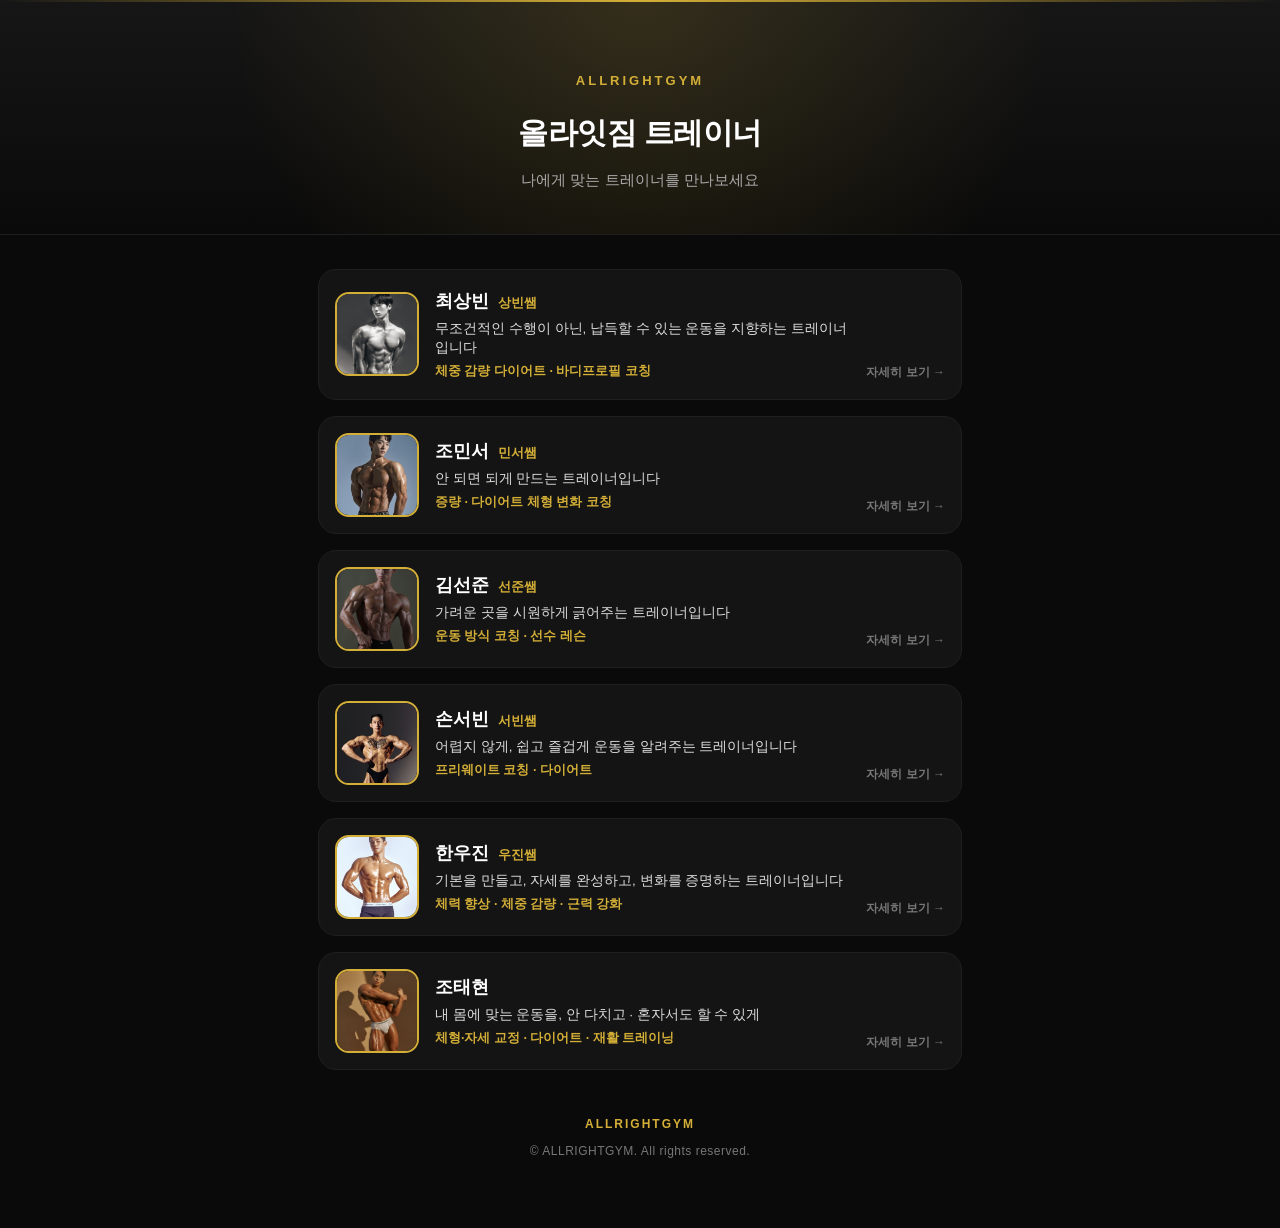
<file: index.html>
<!DOCTYPE html>
<html lang="ko">
<head>
<meta charset="UTF-8" />
<meta name="viewport" content="width=device-width, initial-scale=1.0" />
<title>올라잇짐 트레이너</title>
<meta name="description" content="올라잇짐 트레이너 소개 — 검증된 전문 트레이너와 함께하세요." />
<meta property="og:title" content="올라잇짐 트레이너" />
<link rel="stylesheet" href="assets/style.css?v=1" />
<style>
  .hub-hero{text-align:center;padding:70px 24px 40px;position:relative;
    background:radial-gradient(circle at 50% 0%,rgba(212,175,55,.16),transparent 60%),linear-gradient(180deg,#161616,#0a0a0a);
    border-bottom:1px solid var(--line)}
  .hub-hero::before{content:"";position:absolute;top:0;left:0;right:0;height:2px;background:linear-gradient(90deg,transparent,var(--gold),transparent)}
  .hub-hero .tag{color:var(--gold);letter-spacing:3px;font-weight:700;font-size:13px;text-transform:uppercase}
  .hub-hero h1{font-size:30px;font-weight:800;margin:14px 0 8px;letter-spacing:-.5px}
  .hub-hero p{color:var(--muted);font-size:15px}
  .tgrid{max-width:680px;margin:0 auto;padding:34px 18px 10px;display:flex;flex-direction:column;gap:16px}
  .tcard{display:flex;align-items:center;gap:16px;background:var(--card);border:1px solid var(--line);
    border-radius:18px;padding:16px;transition:border-color .2s}
  .tcard:active{border-color:var(--gold)}
  .tcard img{width:84px;height:84px;border-radius:14px;object-fit:cover;border:2px solid var(--gold);flex:0 0 auto}
  .tcard-b{flex:1;min-width:0}
  .tcard-b h3{font-size:18px;font-weight:800}
  .tcard-b h3 span{color:var(--gold);font-size:13px;font-weight:600;margin-left:4px}
  .tcatch{color:#ddd;font-size:13.5px;margin:3px 0;line-height:1.4;
    display:-webkit-box;-webkit-line-clamp:2;-webkit-box-orient:vertical;overflow:hidden}
  .tmain{color:var(--gold);font-size:12.5px;font-weight:600}
  .tgo{flex:0 0 auto;color:var(--muted2);font-size:12px;font-weight:700;align-self:flex-end}
</style>
</head>
<body style="padding-bottom:40px">
<header class="hub-hero">
  <p class="tag">ALLRIGHTGYM</p>
  <h1>올라잇짐 트레이너</h1>
  <p>나에게 맞는 트레이너를 만나보세요</p>
</header>
<div class="tgrid">
  <a class="tcard" href="choi/">
    <img src="choi/images/profile.jpg" alt="최상빈" loading="lazy" />
    <div class="tcard-b">
      <h3>최상빈 <span>상빈쌤</span></h3>
      <p class="tcatch">무조건적인 수행이 아닌, 납득할 수 있는 운동을 지향하는 트레이너입니다</p>
      <p class="tmain">체중 감량 다이어트 · 바디프로필 코칭</p>
    </div>
    <span class="tgo">자세히 보기 →</span>
  </a><a class="tcard" href="cho/">
    <img src="cho/images/profile.jpg" alt="조민서" loading="lazy" />
    <div class="tcard-b">
      <h3>조민서 <span>민서쌤</span></h3>
      <p class="tcatch">안 되면 되게 만드는 트레이너입니다</p>
      <p class="tmain">증량 · 다이어트 체형 변화 코칭</p>
    </div>
    <span class="tgo">자세히 보기 →</span>
  </a><a class="tcard" href="kim/">
    <img src="kim/images/profile.jpg" alt="김선준" loading="lazy" />
    <div class="tcard-b">
      <h3>김선준 <span>선준쌤</span></h3>
      <p class="tcatch">가려운 곳을 시원하게 긁어주는 트레이너입니다</p>
      <p class="tmain">운동 방식 코칭 · 선수 레슨</p>
    </div>
    <span class="tgo">자세히 보기 →</span>
  </a><a class="tcard" href="son/">
    <img src="son/images/profile.jpg" alt="손서빈" loading="lazy" />
    <div class="tcard-b">
      <h3>손서빈 <span>서빈쌤</span></h3>
      <p class="tcatch">어렵지 않게, 쉽고 즐겁게 운동을 알려주는 트레이너입니다</p>
      <p class="tmain">프리웨이트 코칭 · 다이어트</p>
    </div>
    <span class="tgo">자세히 보기 →</span>
  </a><a class="tcard" href="han/">
    <img src="han/images/profile.jpg" alt="한우진" loading="lazy" />
    <div class="tcard-b">
      <h3>한우진 <span>우진쌤</span></h3>
      <p class="tcatch">기본을 만들고, 자세를 완성하고, 변화를 증명하는 트레이너입니다</p>
      <p class="tmain">체력 향상 · 체중 감량 · 근력 강화</p>
    </div>
    <span class="tgo">자세히 보기 →</span>
  </a><a class="tcard" href="https://taehyun-allright.co.kr" target="_blank" rel="noopener">
    <img src="assets/taehyun.jpg" alt="조태현" loading="lazy" />
    <div class="tcard-b">
      <h3>조태현</h3>
      <p class="tcatch">내 몸에 맞는 운동을, 안 다치고 · 혼자서도 할 수 있게</p>
      <p class="tmain">체형·자세 교정 · 다이어트 · 재활 트레이닝</p>
    </div>
    <span class="tgo">자세히 보기 →</span>
  </a>
</div>
<footer>
  <p class="tn">ALLRIGHTGYM</p>
  <p>© ALLRIGHTGYM. All rights reserved.</p>
</footer>
</body>
</html>
</file>
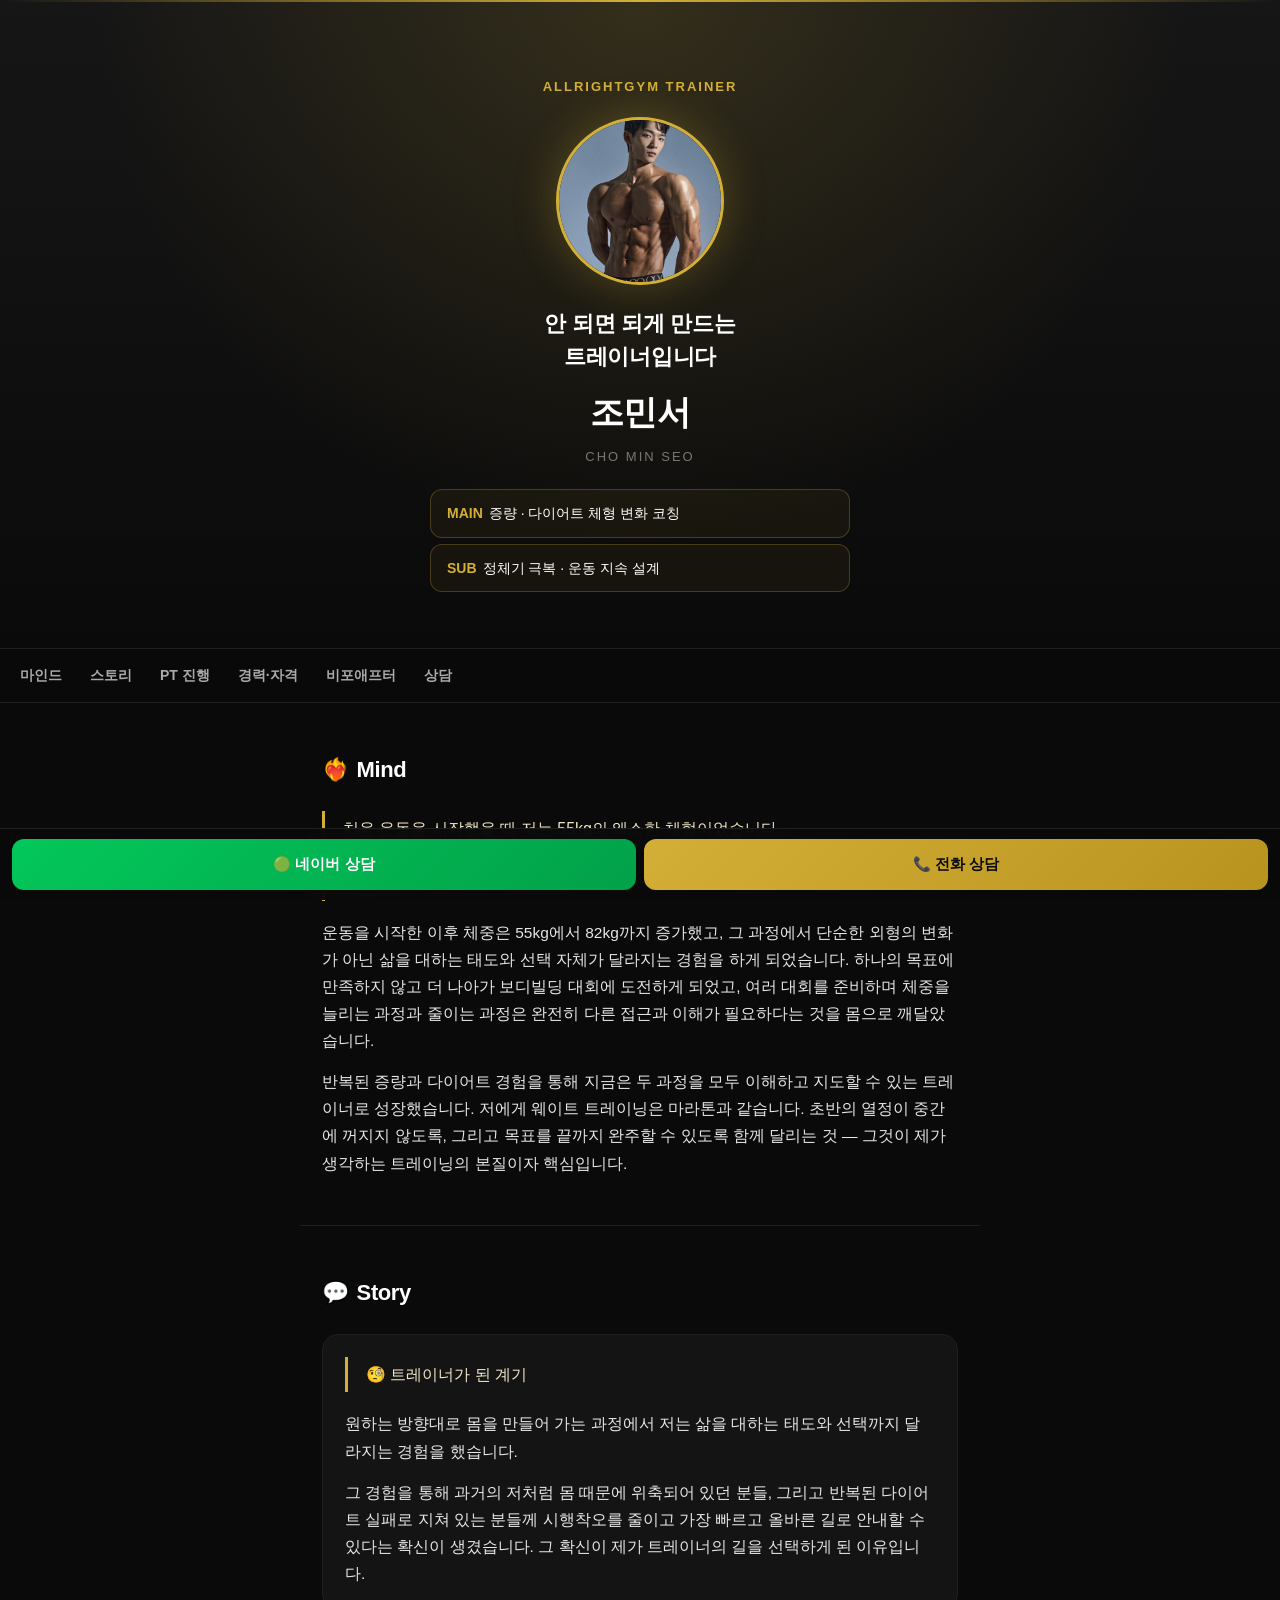
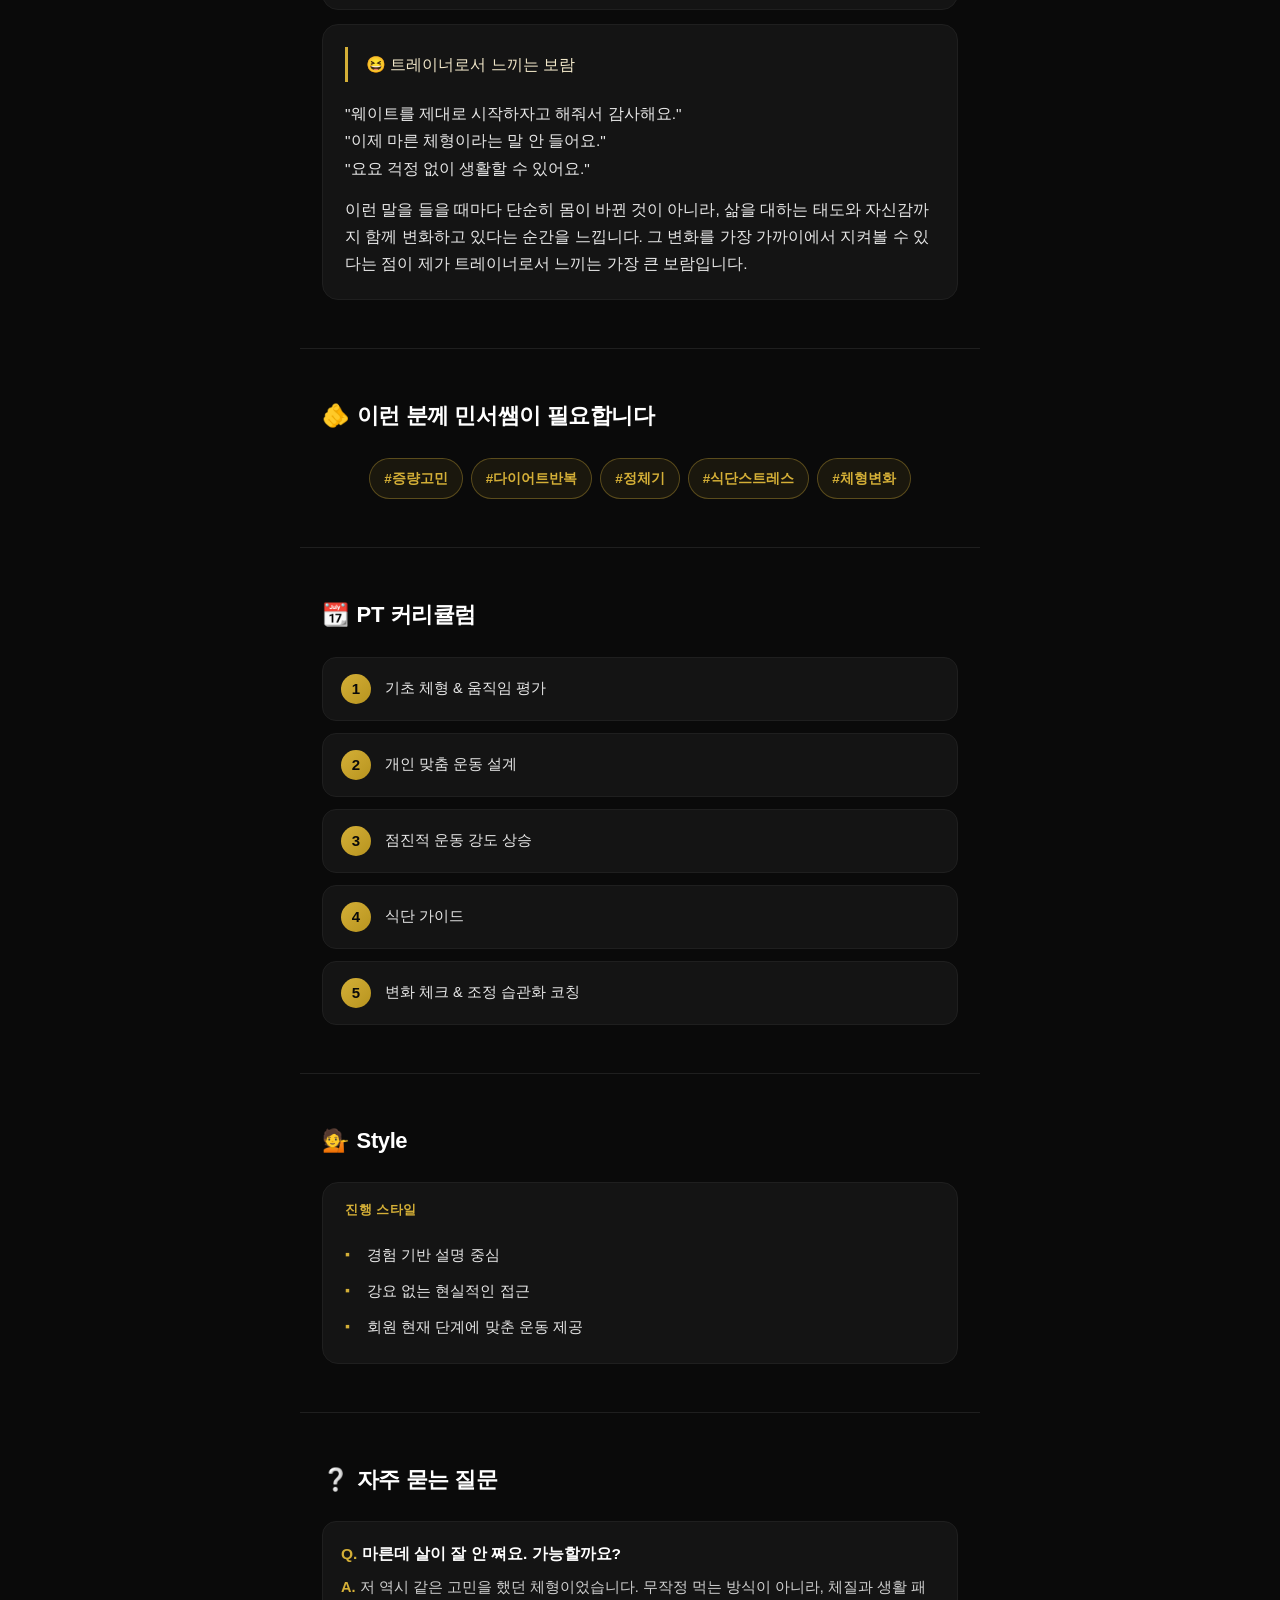
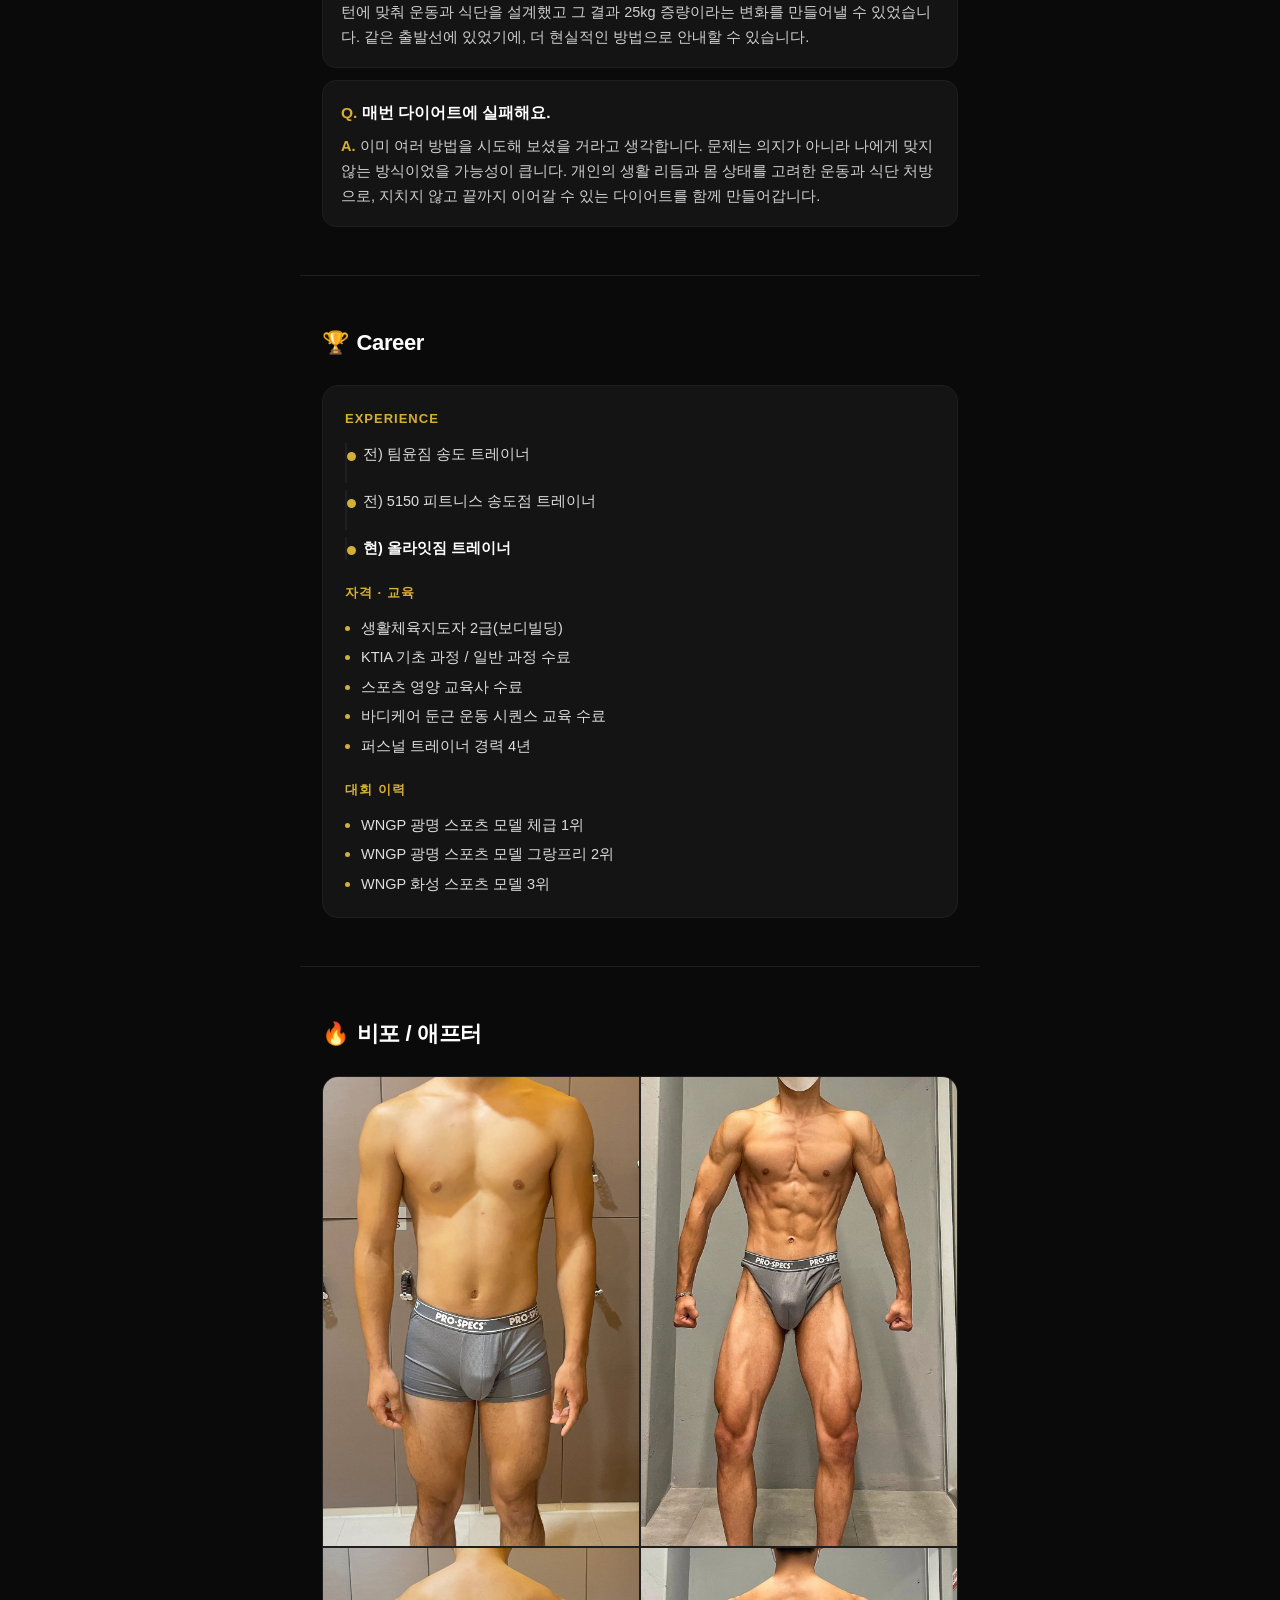
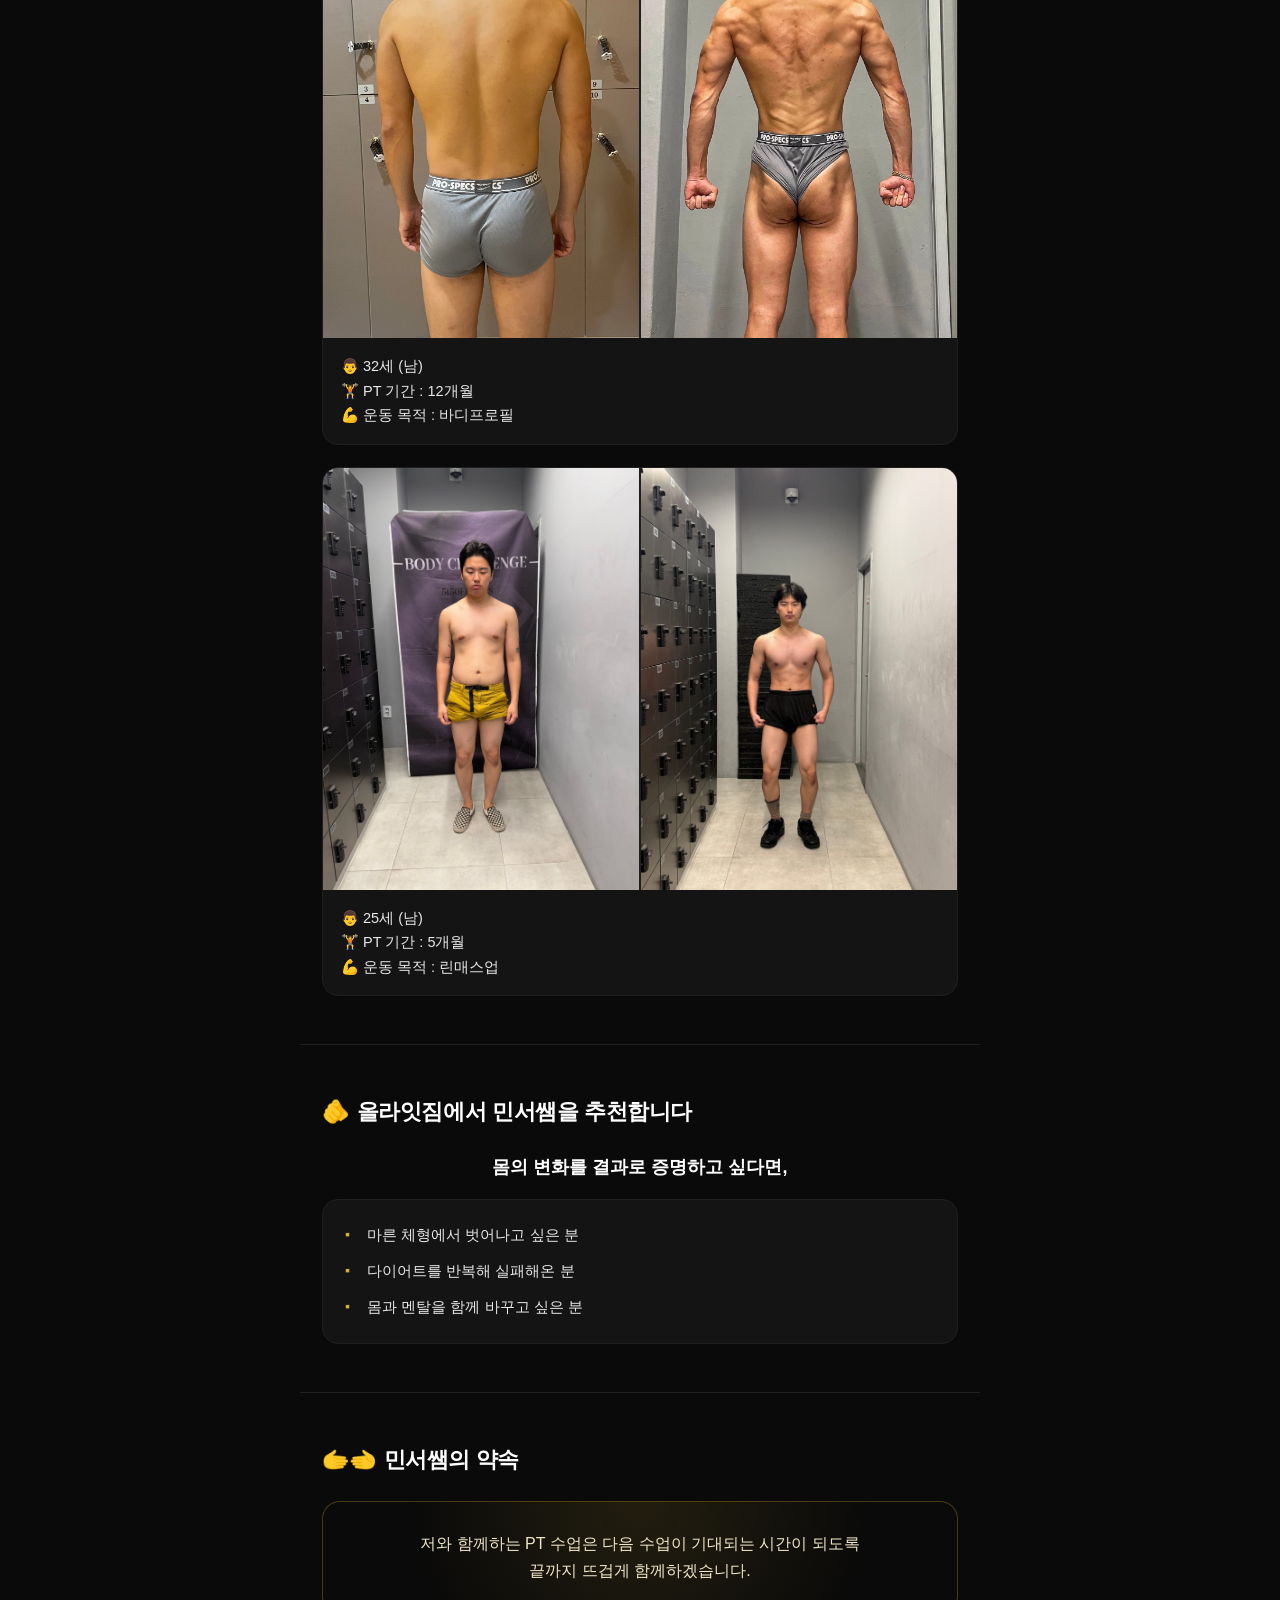
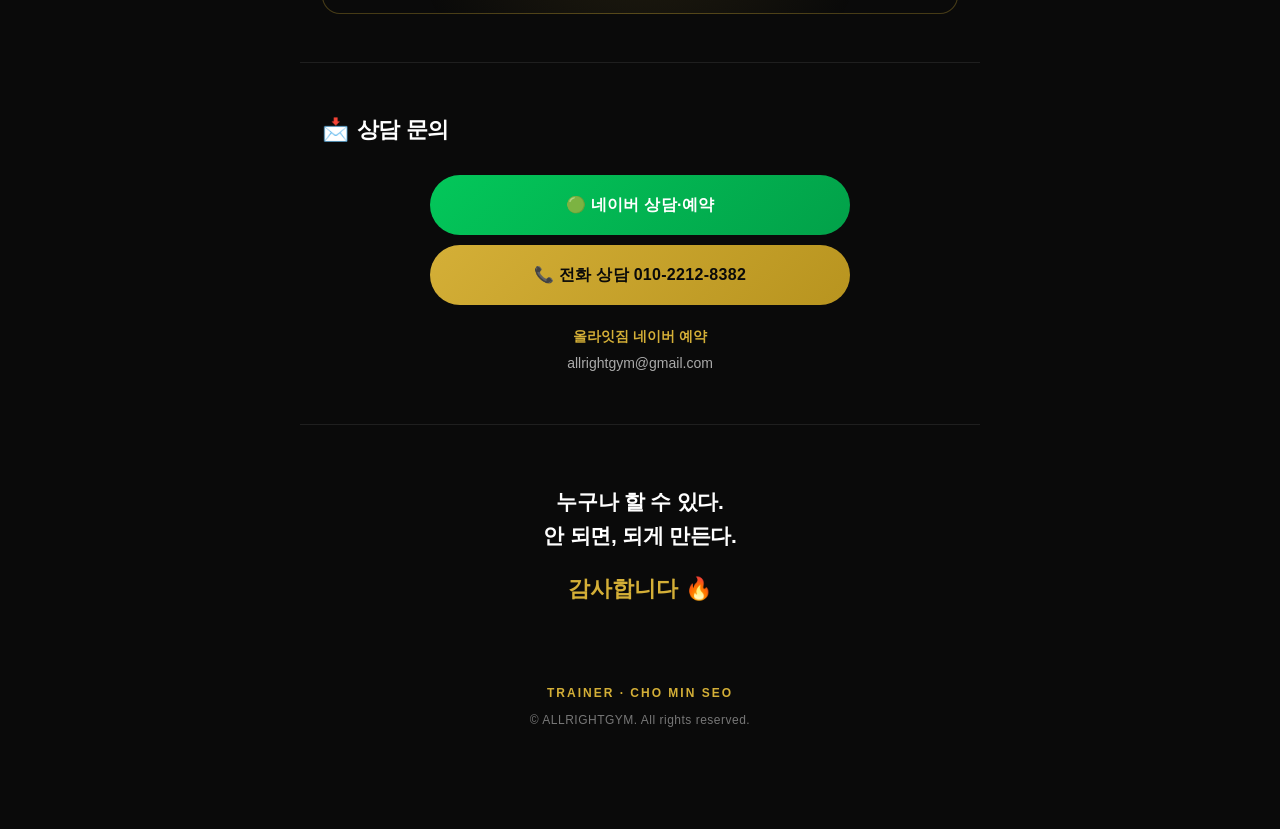
<file: cho/index.html>
<!DOCTYPE html>
<html lang="ko">
<head>
<meta charset="UTF-8" />
<meta name="viewport" content="width=device-width, initial-scale=1.0" />
<title>조민서 트레이너 · 올라잇짐</title>
<meta name="description" content="조민서 트레이너 (증량 · 다이어트 체형 변화 코칭) · 올라잇짐" />
<meta property="og:title" content="조민서 트레이너 · 올라잇짐" />
<meta property="og:description" content="안 되면 되게 만드는 / 트레이너입니다" />
<meta property="og:image" content="images/profile.jpg" />
<meta name="twitter:card" content="summary_large_image" />
<link rel="stylesheet" href="../assets/style.css?v=1" />
</head>
<body>
<header id="hero">
  <p class="hero-tag">ALLRIGHTGYM TRAINER</p>
  <img class="photo" src="images/profile.jpg" alt="조민서 트레이너" />
  <p class="hero-catch">안 되면 되게 만드는<br>트레이너입니다</p>
  <h1>조민서</h1>
  <p class="name-en">Cho Min Seo</p>
  <div class="hero-spec"><div><b>MAIN</b>증량 · 다이어트 체형 변화 코칭</div><div><b>SUB</b>정체기 극복 · 운동 지속 설계</div></div>
</header>
<nav>
  <a href="#mind">마인드</a>
  <a href="#story">스토리</a>
  <a href="#curriculum">PT 진행</a>
  <a href="#career">경력·자격</a>
  <a href="#before-after">비포애프터</a>
  <a href="#contact">상담</a>
</nav>
<section id="mind">
  <h2 class="sec-h"><span class="ic">❤️‍🔥</span>Mind</h2>
  <p class="quote">처음 운동을 시작했을 때 저는 55kg의 왜소한 체형이었습니다.
마른 몸 때문에 어디서든 당당하지 못했고, 스스로에 대한 자신감도 많이 낮아져 있었습니다.</p>
  <p class="body">운동을 시작한 이후 체중은 55kg에서 82kg까지 증가했고, 그 과정에서 단순한 외형의 변화가 아닌 삶을 대하는 태도와 선택 자체가 달라지는 경험을 하게 되었습니다. 하나의 목표에 만족하지 않고 더 나아가 보디빌딩 대회에 도전하게 되었고, 여러 대회를 준비하며 체중을 늘리는 과정과 줄이는 과정은 완전히 다른 접근과 이해가 필요하다는 것을 몸으로 깨달았습니다.</p>
  <p class="body">반복된 증량과 다이어트 경험을 통해 지금은 두 과정을 모두 이해하고 지도할 수 있는 트레이너로 성장했습니다. 저에게 웨이트 트레이닝은 마라톤과 같습니다. 초반의 열정이 중간에 꺼지지 않도록, 그리고 목표를 끝까지 완주할 수 있도록 함께 달리는 것 — 그것이 제가 생각하는 트레이닝의 본질이자 핵심입니다.</p>
</section>
<section id="story">
  <h2 class="sec-h"><span class="ic">💬</span>Story</h2>
  <div class="card">
    <p class="quote">🧐 트레이너가 된 계기</p>
    <p class="body">원하는 방향대로 몸을 만들어 가는 과정에서 저는 삶을 대하는 태도와 선택까지 달라지는 경험을 했습니다.</p>
  <p class="body">그 경험을 통해 과거의 저처럼 몸 때문에 위축되어 있던 분들, 그리고 반복된 다이어트 실패로 지쳐 있는 분들께 시행착오를 줄이고 가장 빠르고 올바른 길로 안내할 수 있다는 확신이 생겼습니다. 그 확신이 제가 트레이너의 길을 선택하게 된 이유입니다.</p>
  </div>
  <div class="card">
    <p class="quote">😆 트레이너로서 느끼는 보람</p>
    <p class="body">&quot;웨이트를 제대로 시작하자고 해줘서 감사해요.&quot;
&quot;이제 마른 체형이라는 말 안 들어요.&quot;
&quot;요요 걱정 없이 생활할 수 있어요.&quot;</p>
  <p class="body">이런 말을 들을 때마다 단순히 몸이 바뀐 것이 아니라, 삶을 대하는 태도와 자신감까지 함께 변화하고 있다는 순간을 느낍니다. 그 변화를 가장 가까이에서 지켜볼 수 있다는 점이 제가 트레이너로서 느끼는 가장 큰 보람입니다.</p>
  </div>
</section>
<section id="need">
  <h2 class="sec-h"><span class="ic">🫵</span>이런 분께 민서쌤이 필요합니다</h2>
  <div class="tags"><span>#증량고민</span><span>#다이어트반복</span><span>#정체기</span><span>#식단스트레스</span><span>#체형변화</span></div>
</section>
<section id="curriculum">
  <h2 class="sec-h"><span class="ic">📆</span>PT 커리큘럼</h2>
  <div class="steps"><div class="step"><div class="no">1</div><div class="tx">기초 체형 &amp; 움직임 평가</div></div><div class="step"><div class="no">2</div><div class="tx">개인 맞춤 운동 설계</div></div><div class="step"><div class="no">3</div><div class="tx">점진적 운동 강도 상승</div></div><div class="step"><div class="no">4</div><div class="tx">식단 가이드</div></div><div class="step"><div class="no">5</div><div class="tx">변화 체크 &amp; 조정 습관화 코칭</div></div></div>
</section>
<section id="style">
  <h2 class="sec-h"><span class="ic">💁</span>Style</h2>
  <div class="card"><p class="sec-sub" style="margin-top:-6px">진행 스타일</p><ul class="dotlist"><li>경험 기반 설명 중심</li><li>강요 없는 현실적인 접근</li><li>회원 현재 단계에 맞춘 운동 제공</li></ul></div>
</section>
<section id="qna">
  <h2 class="sec-h"><span class="ic">❔</span>자주 묻는 질문</h2>
  <div class="qna"><div class="qa"><div class="q">마른데 살이 잘 안 쪄요. 가능할까요?</div><div class="a">저 역시 같은 고민을 했던 체형이었습니다. 무작정 먹는 방식이 아니라, 체질과 생활 패턴에 맞춰 운동과 식단을 설계했고 그 결과 25kg 증량이라는 변화를 만들어낼 수 있었습니다. 같은 출발선에 있었기에, 더 현실적인 방법으로 안내할 수 있습니다.</div></div><div class="qa"><div class="q">매번 다이어트에 실패해요.</div><div class="a">이미 여러 방법을 시도해 보셨을 거라고 생각합니다. 문제는 의지가 아니라 나에게 맞지 않는 방식이었을 가능성이 큽니다. 개인의 생활 리듬과 몸 상태를 고려한 운동과 식단 처방으로, 지치지 않고 끝까지 이어갈 수 있는 다이어트를 함께 만들어갑니다.</div></div></div>
</section>
<section id="career">
  <h2 class="sec-h"><span class="ic">🏆</span>Career</h2>
  <div class="card"><div class="grp"><h4>Experience</h4><ul class="tl"><li>전) 팀윤짐 송도 트레이너</li><li>전) 5150 피트니스 송도점 트레이너</li><li class="now">현) 올라잇짐 트레이너</li></ul></div><div class="grp"><h4>자격 · 교육</h4><ul><li>생활체육지도자 2급(보디빌딩)</li><li>KTIA 기초 과정 / 일반 과정 수료</li><li>스포츠 영양 교육사 수료</li><li>바디케어 둔근 운동 시퀀스 교육 수료</li><li>퍼스널 트레이너 경력 4년</li></ul></div><div class="grp"><h4>대회 이력</h4><ul><li>WNGP 광명 스포츠 모델 체급 1위</li><li>WNGP 광명 스포츠 모델 그랑프리 2위</li><li>WNGP 화성 스포츠 모델 3위</li></ul></div></div>
</section>
<section id="before-after">
  <h2 class="sec-h"><span class="ic">🔥</span>비포 / 애프터</h2>
  <div class="ba"><div class="ba-case"><div class="ba-imgs n4"><img src="images/ba1.jpg" alt="비포애프터" loading="lazy" /><img src="images/ba2.jpg" alt="비포애프터" loading="lazy" /><img src="images/ba3.jpg" alt="비포애프터" loading="lazy" /><img src="images/ba4.jpg" alt="비포애프터" loading="lazy" /></div><div class="ba-cap">👨 32세 (남)
🏋 PT 기간 : 12개월
💪 운동 목적 : 바디프로필</div></div><div class="ba-case"><div class="ba-imgs n2"><img src="images/ba5.jpg" alt="비포애프터" loading="lazy" /><img src="images/ba6.jpg" alt="비포애프터" loading="lazy" /></div><div class="ba-cap">👨 25세 (남)
🏋 PT 기간 : 5개월
💪 운동 목적 : 린매스업</div></div></div>
</section>
<section id="reco">
  <h2 class="sec-h"><span class="ic">🫵</span>올라잇짐에서 민서쌤을 추천합니다</h2>
  <p class="reco-lead">몸의 변화를 결과로 증명하고 싶다면,</p><div class="card"><ul class="dotlist"><li>마른 체형에서 벗어나고 싶은 분</li><li>다이어트를 반복해 실패해온 분</li><li>몸과 멘탈을 함께 바꾸고 싶은 분</li></ul></div>
</section>
<section id="promise">
  <h2 class="sec-h"><span class="ic">🫱‍🫲</span>민서쌤의 약속</h2>
  <div class="promise">저와 함께하는 PT 수업은 다음 수업이 기대되는 시간이 되도록
끝까지 뜨겁게 함께하겠습니다.</div>
</section>
<section id="contact">
  <h2 class="sec-h"><span class="ic">📩</span>상담 문의</h2>
  <div class="cta-wrap">
    <a class="cta naver" href="https://map.naver.com/p/entry/place/2072429164?placePath=/ticket" target="_blank" rel="noopener">🟢 네이버 상담·예약</a>
    <a class="cta tel" href="tel:01022128382">📞 전화 상담 010-2212-8382</a>
  </div>
  <p class="contact-info"><b>올라잇짐 네이버 예약</b><br>allrightgym@gmail.com</p>
</section>
<div class="closing">
  <p class="big">누구나 할 수 있다.
안 되면, 되게 만든다.</p>
  <p class="fire">감사합니다 🔥</p>
</div>
<footer>
  <p class="tn">TRAINER · CHO MIN SEO</p>
  <p>© ALLRIGHTGYM. All rights reserved.</p>
</footer>
<div class="sticky">
  <a class="naver" href="https://map.naver.com/p/entry/place/2072429164?placePath=/ticket" target="_blank" rel="noopener">🟢 네이버 상담</a>
  <a class="tel" href="tel:01022128382">📞 전화 상담</a>
</div>
</body>
</html>
</file>
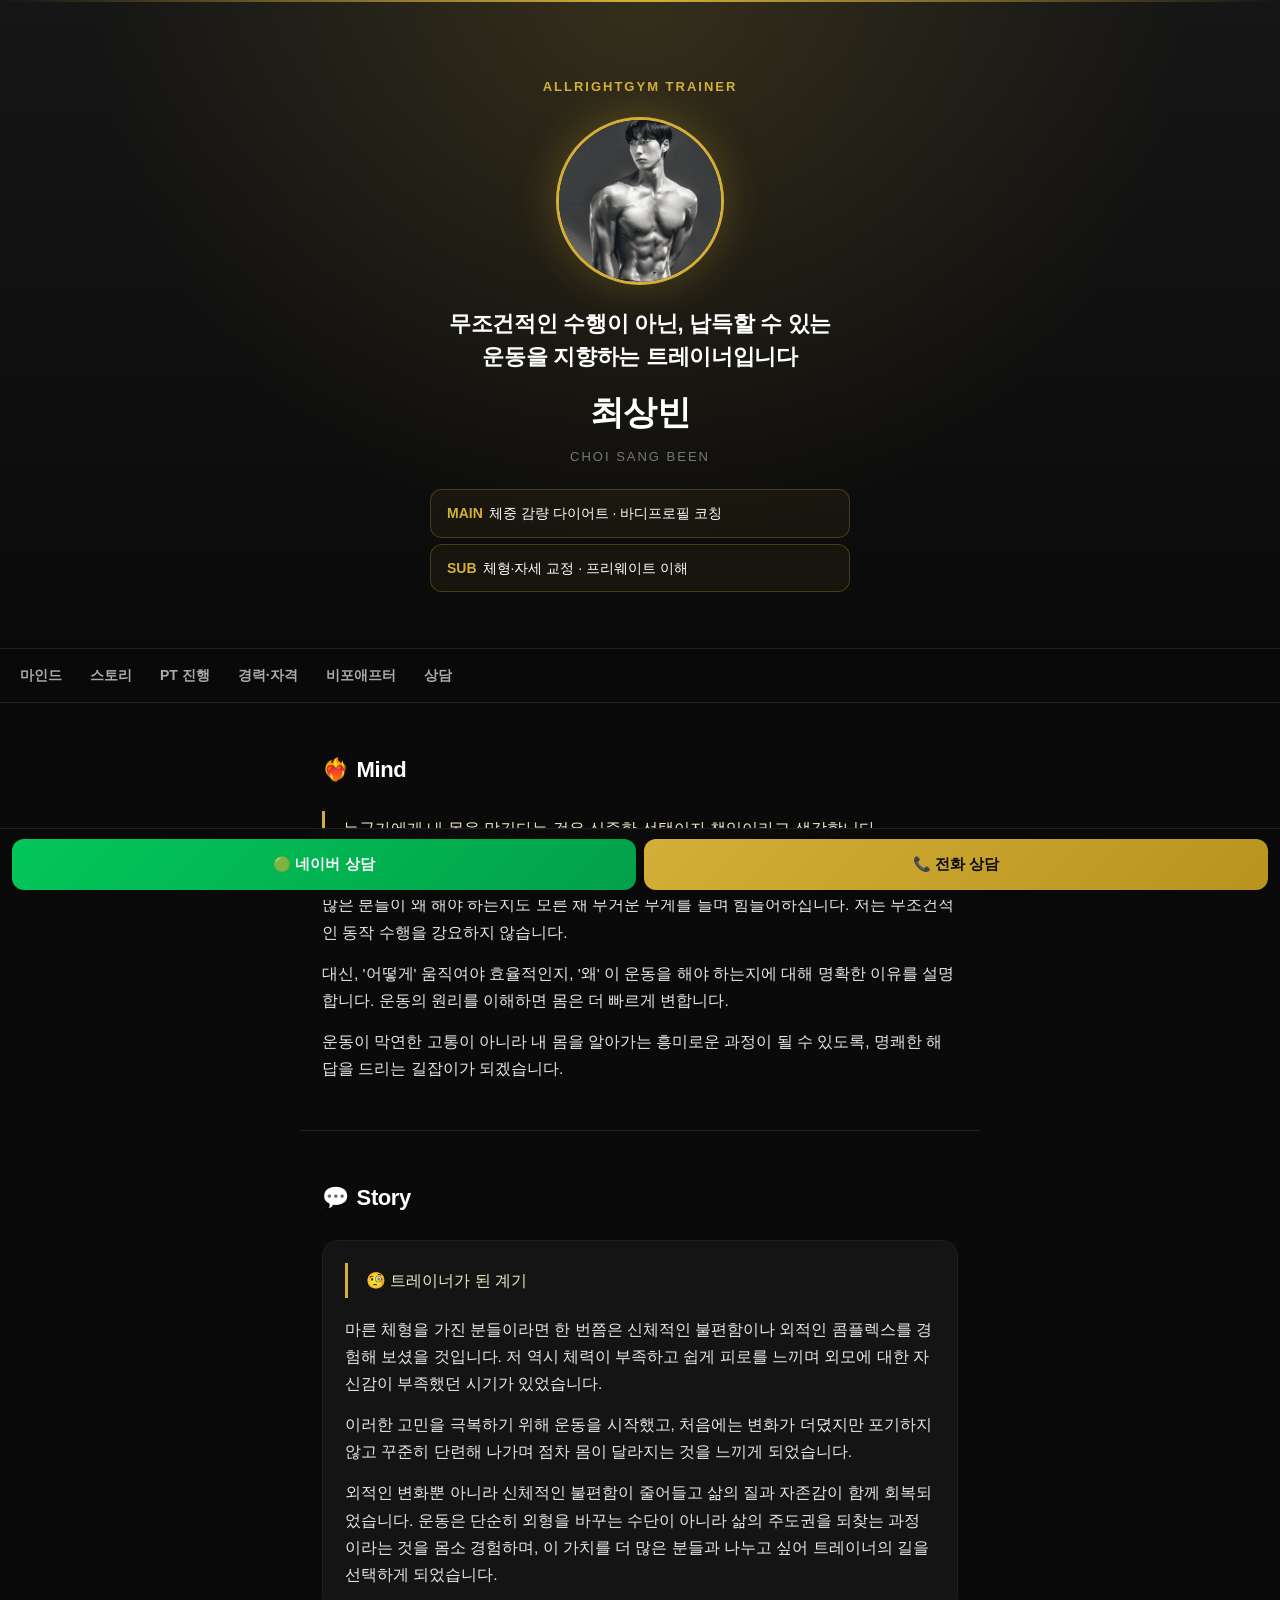
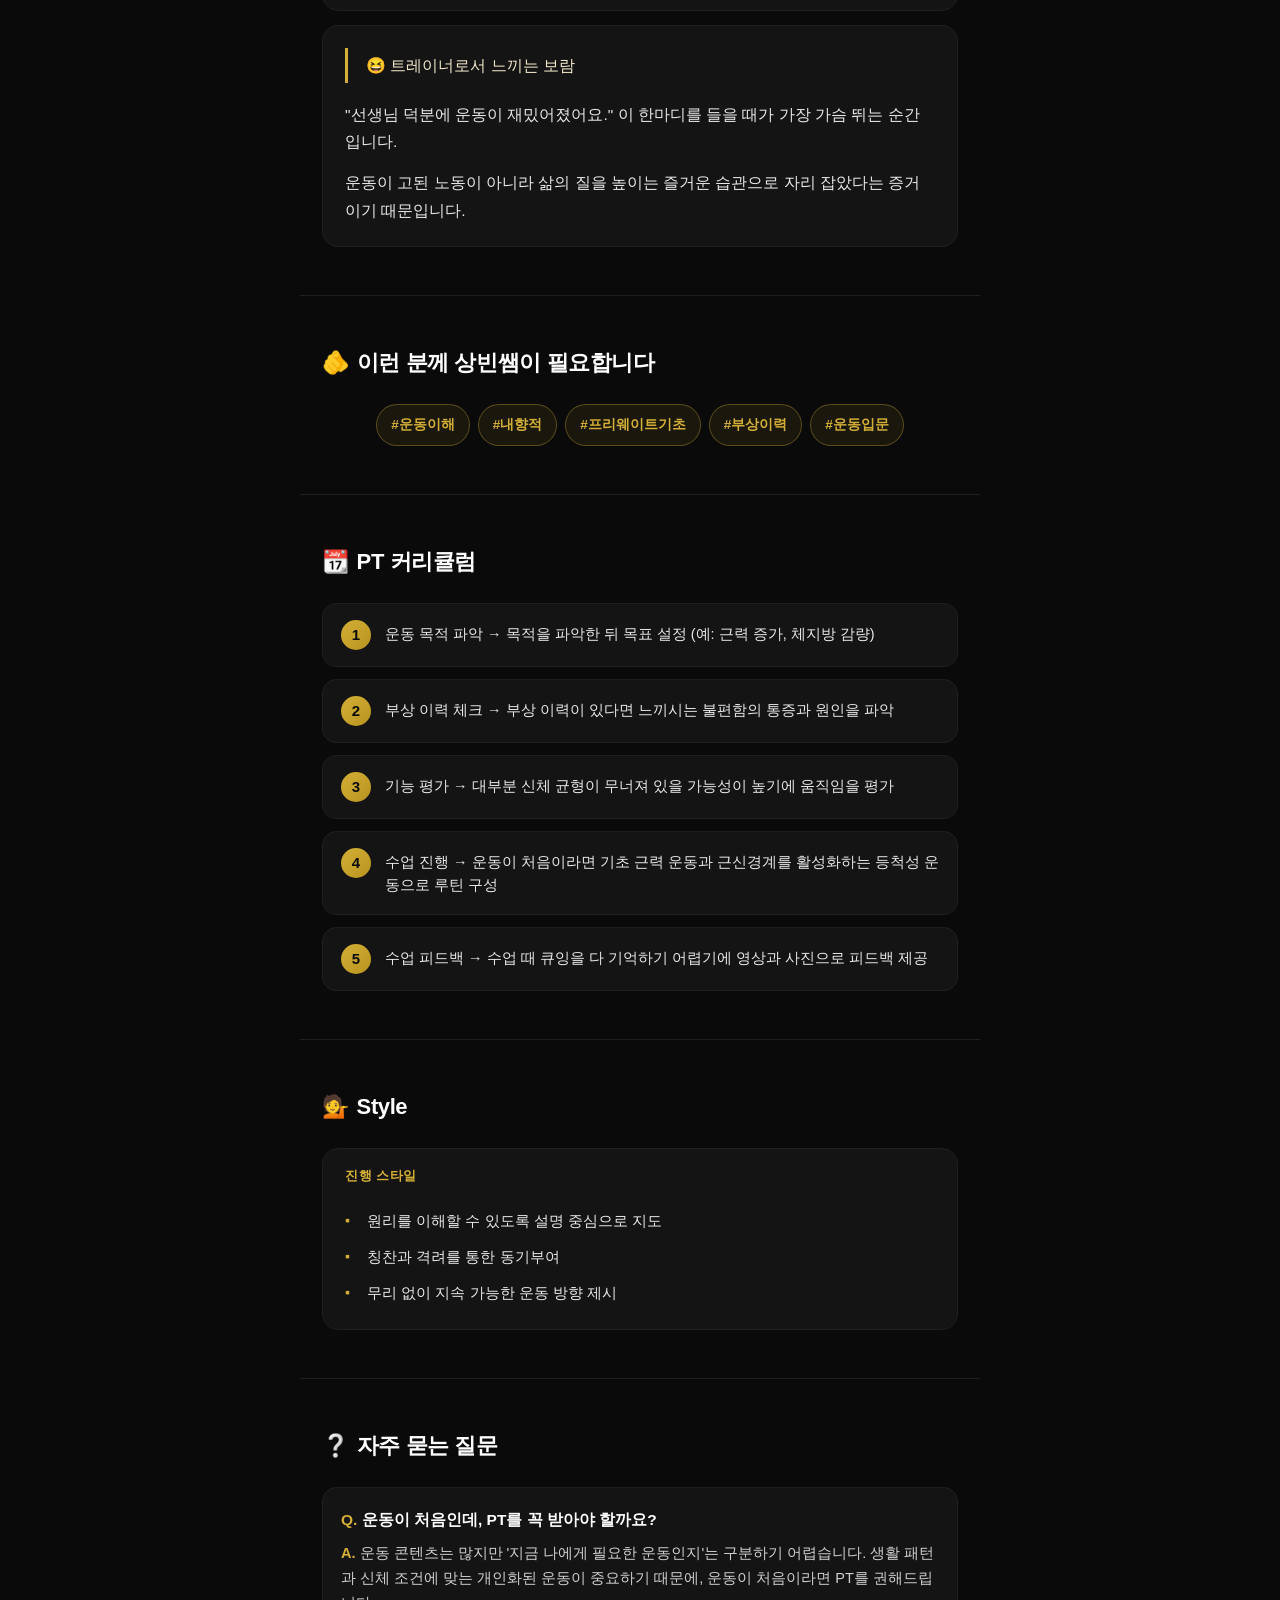
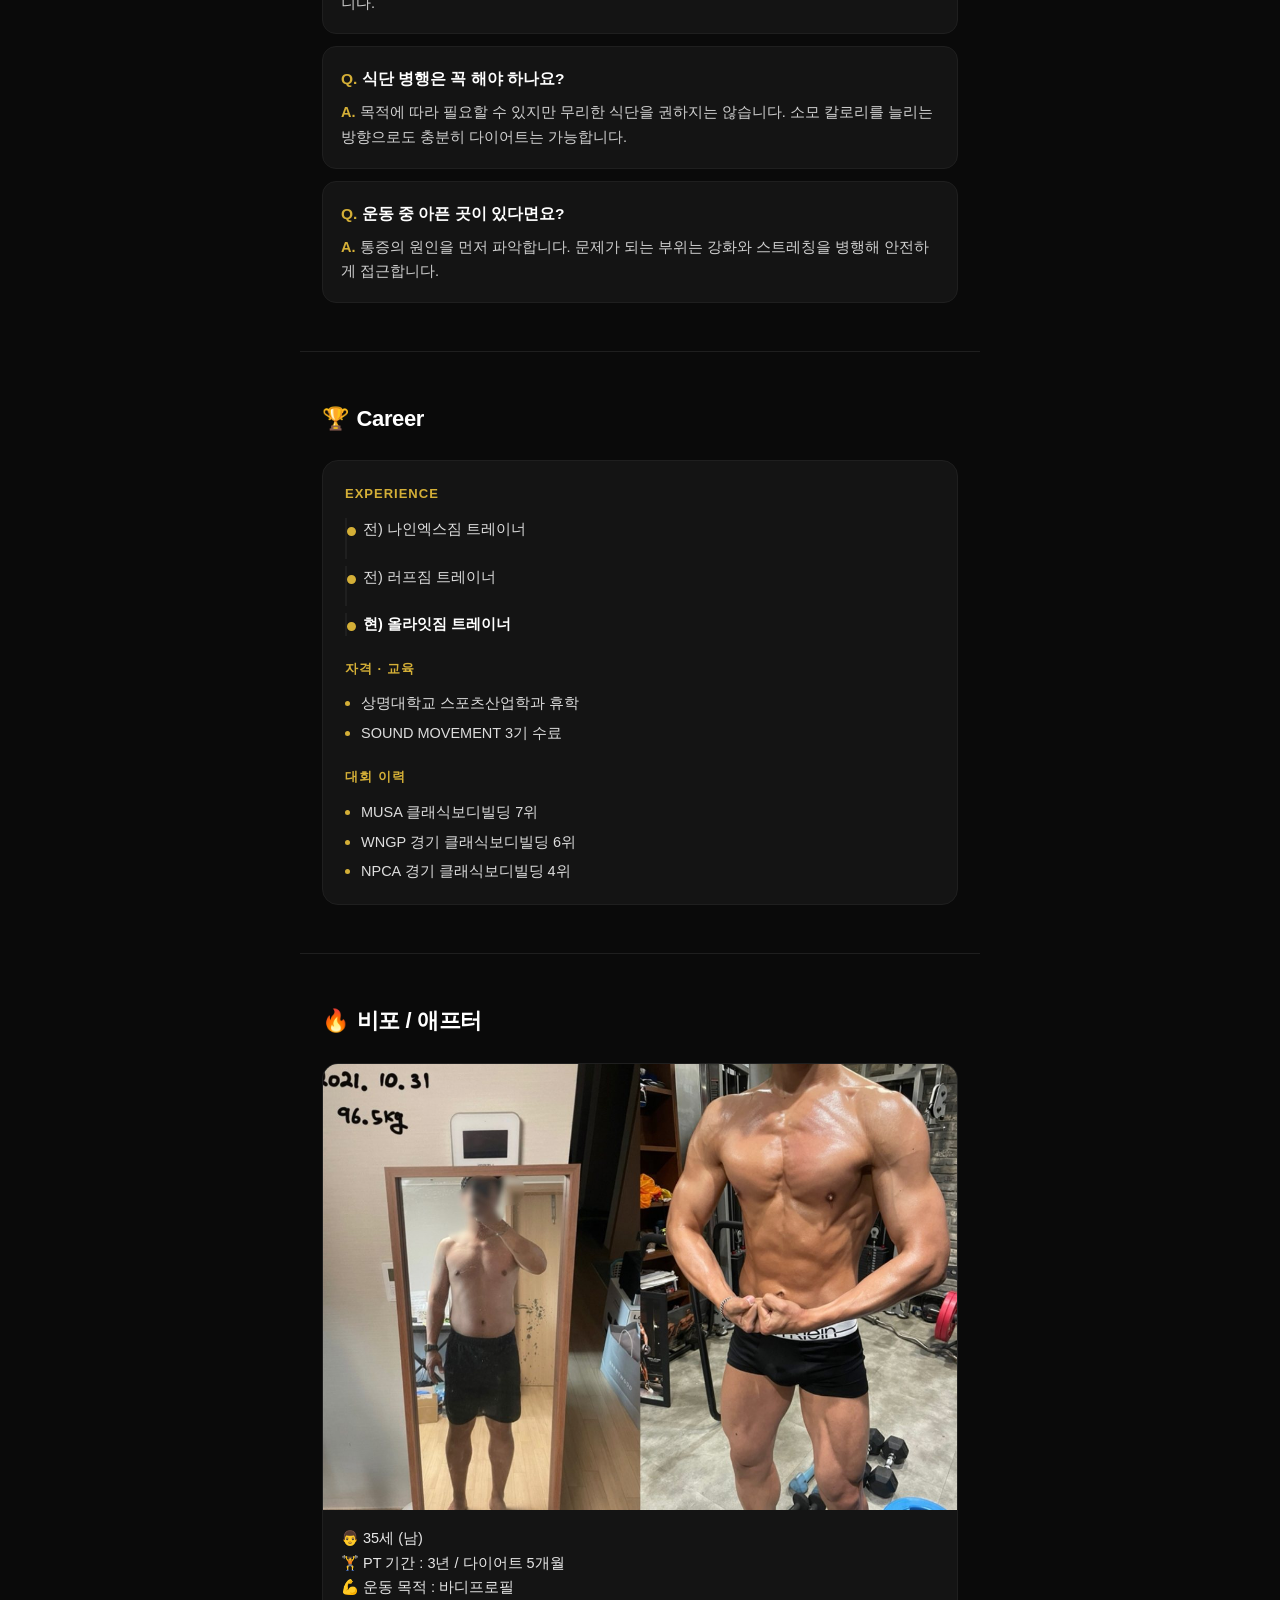
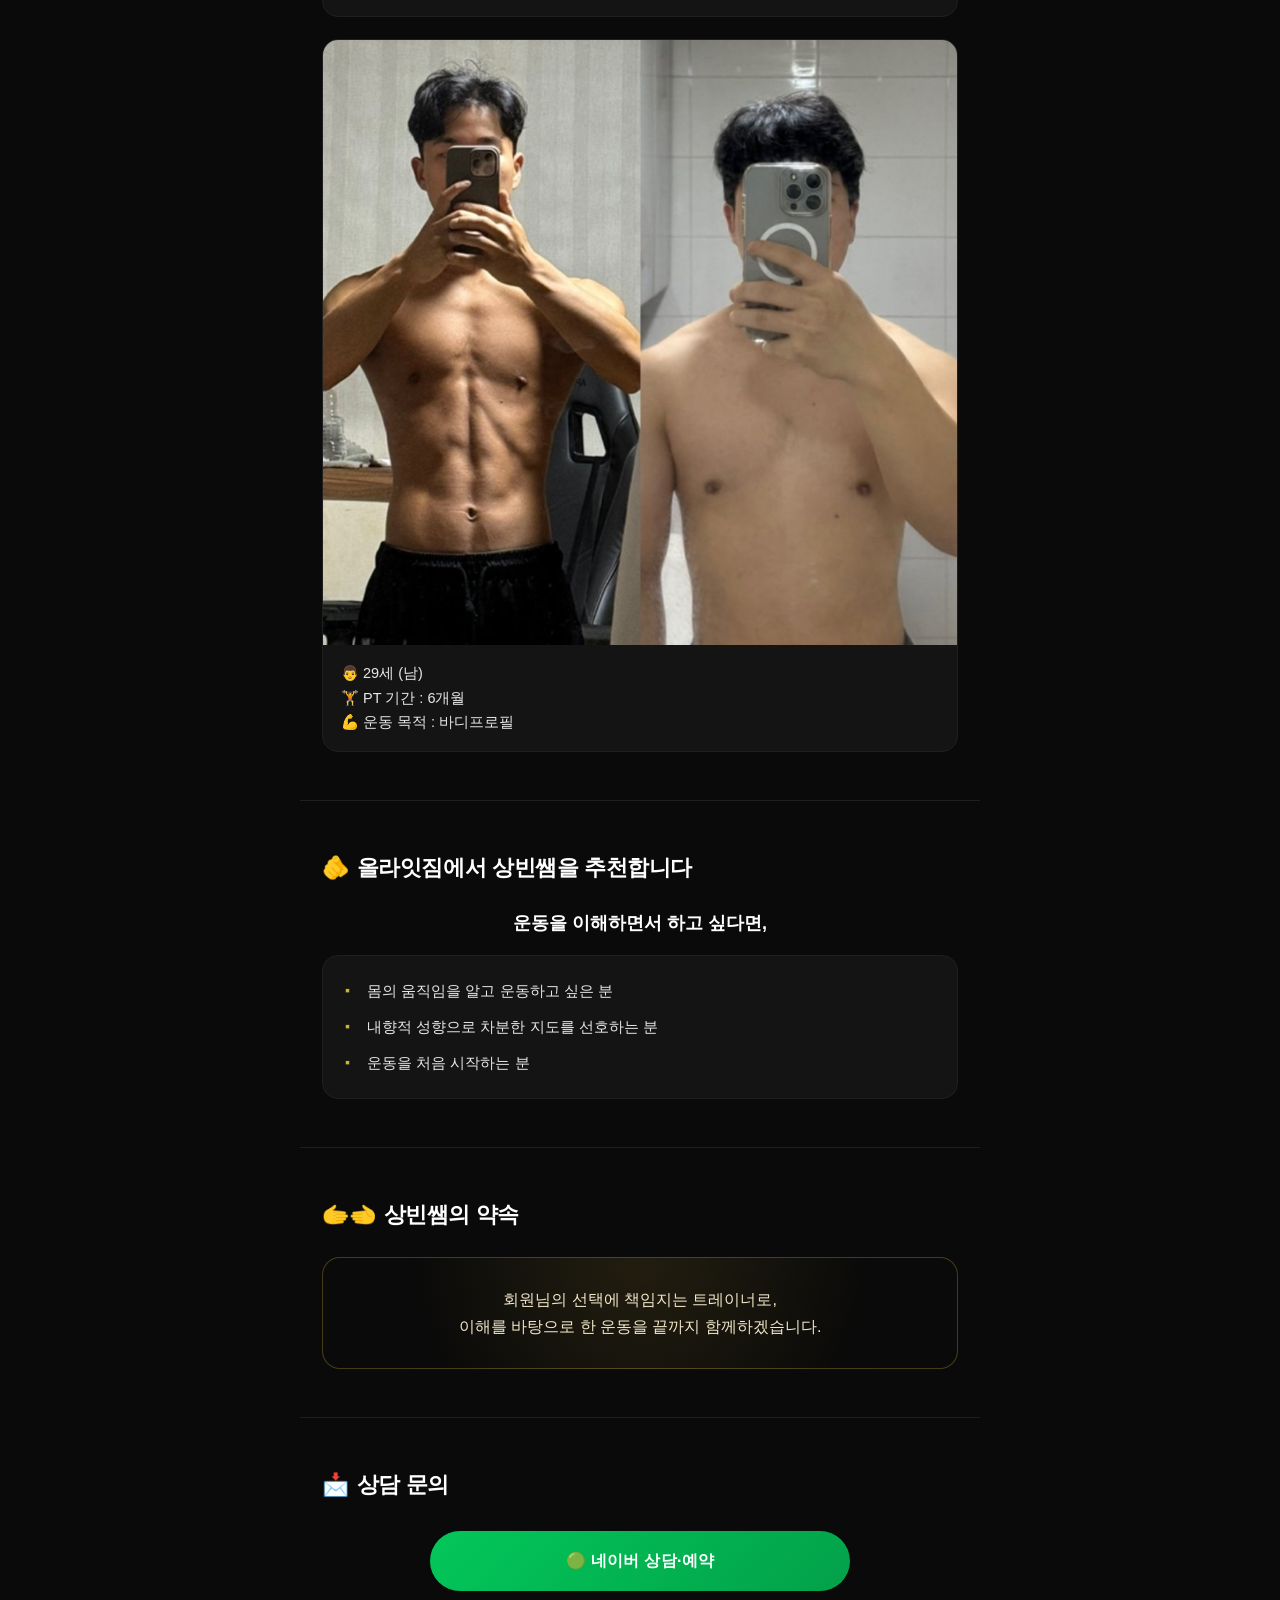
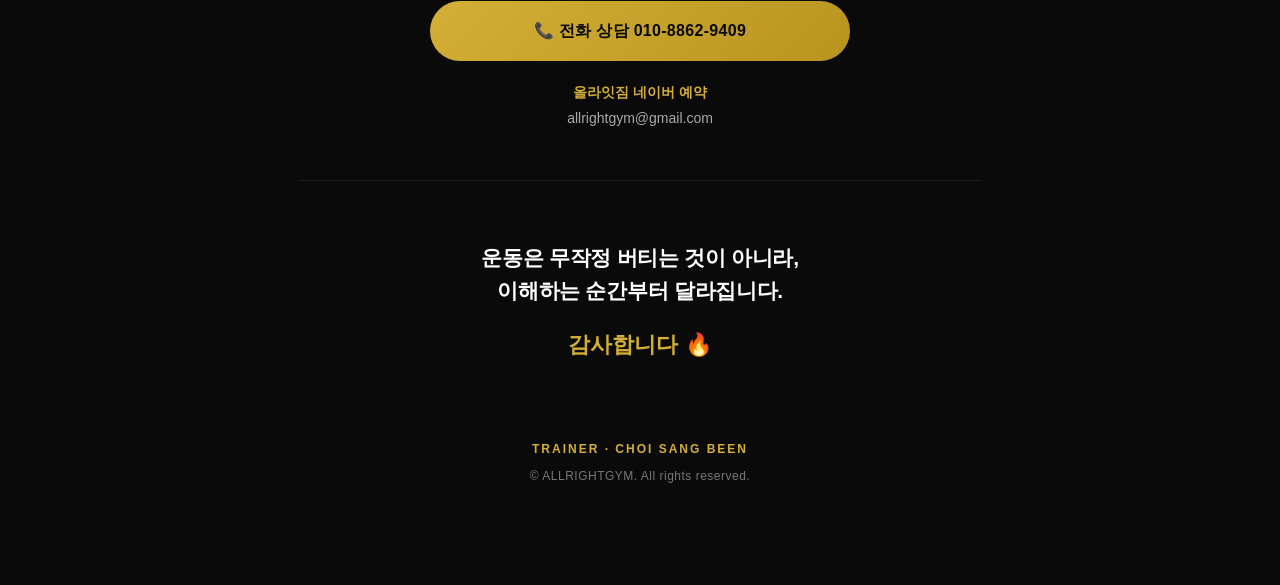
<file: choi/index.html>
<!DOCTYPE html>
<html lang="ko">
<head>
<meta charset="UTF-8" />
<meta name="viewport" content="width=device-width, initial-scale=1.0" />
<title>최상빈 트레이너 · 올라잇짐</title>
<meta name="description" content="최상빈 트레이너 (체중 감량 다이어트 · 바디프로필 코칭) · 올라잇짐" />
<meta property="og:title" content="최상빈 트레이너 · 올라잇짐" />
<meta property="og:description" content="무조건적인 수행이 아닌, 납득할 수 있는 / 운동을 지향하는 트레이너입니다" />
<meta property="og:image" content="images/profile.jpg" />
<meta name="twitter:card" content="summary_large_image" />
<link rel="stylesheet" href="../assets/style.css?v=1" />
</head>
<body>
<header id="hero">
  <p class="hero-tag">ALLRIGHTGYM TRAINER</p>
  <img class="photo" src="images/profile.jpg" alt="최상빈 트레이너" />
  <p class="hero-catch">무조건적인 수행이 아닌, 납득할 수 있는<br>운동을 지향하는 트레이너입니다</p>
  <h1>최상빈</h1>
  <p class="name-en">Choi Sang Been</p>
  <div class="hero-spec"><div><b>MAIN</b>체중 감량 다이어트 · 바디프로필 코칭</div><div><b>SUB</b>체형·자세 교정 · 프리웨이트 이해</div></div>
</header>
<nav>
  <a href="#mind">마인드</a>
  <a href="#story">스토리</a>
  <a href="#curriculum">PT 진행</a>
  <a href="#career">경력·자격</a>
  <a href="#before-after">비포애프터</a>
  <a href="#contact">상담</a>
</nav>
<section id="mind">
  <h2 class="sec-h"><span class="ic">❤️‍🔥</span>Mind</h2>
  <p class="quote">누군가에게 내 몸을 맡긴다는 것은 신중한 선택이자 책임이라고 생각합니다.
그렇기에 저는 언제나 회원님의 입장에서 먼저 생각하는 트레이너가 되고자 합니다.</p>
  <p class="body">많은 분들이 왜 해야 하는지도 모른 채 무거운 무게를 들며 힘들어하십니다. 저는 무조건적인 동작 수행을 강요하지 않습니다.</p>
  <p class="body">대신, &#x27;어떻게&#x27; 움직여야 효율적인지, &#x27;왜&#x27; 이 운동을 해야 하는지에 대해 명확한 이유를 설명합니다. 운동의 원리를 이해하면 몸은 더 빠르게 변합니다.</p>
  <p class="body">운동이 막연한 고통이 아니라 내 몸을 알아가는 흥미로운 과정이 될 수 있도록, 명쾌한 해답을 드리는 길잡이가 되겠습니다.</p>
</section>
<section id="story">
  <h2 class="sec-h"><span class="ic">💬</span>Story</h2>
  <div class="card">
    <p class="quote">🧐 트레이너가 된 계기</p>
    <p class="body">마른 체형을 가진 분들이라면 한 번쯤은 신체적인 불편함이나 외적인 콤플렉스를 경험해 보셨을 것입니다. 저 역시 체력이 부족하고 쉽게 피로를 느끼며 외모에 대한 자신감이 부족했던 시기가 있었습니다.</p>
  <p class="body">이러한 고민을 극복하기 위해 운동을 시작했고, 처음에는 변화가 더뎠지만 포기하지 않고 꾸준히 단련해 나가며 점차 몸이 달라지는 것을 느끼게 되었습니다.</p>
  <p class="body">외적인 변화뿐 아니라 신체적인 불편함이 줄어들고 삶의 질과 자존감이 함께 회복되었습니다. 운동은 단순히 외형을 바꾸는 수단이 아니라 삶의 주도권을 되찾는 과정이라는 것을 몸소 경험하며, 이 가치를 더 많은 분들과 나누고 싶어 트레이너의 길을 선택하게 되었습니다.</p>
  </div>
  <div class="card">
    <p class="quote">😆 트레이너로서 느끼는 보람</p>
    <p class="body">&quot;선생님 덕분에 운동이 재밌어졌어요.&quot; 이 한마디를 들을 때가 가장 가슴 뛰는 순간입니다.</p>
  <p class="body">운동이 고된 노동이 아니라 삶의 질을 높이는 즐거운 습관으로 자리 잡았다는 증거이기 때문입니다.</p>
  </div>
</section>
<section id="need">
  <h2 class="sec-h"><span class="ic">🫵</span>이런 분께 상빈쌤이 필요합니다</h2>
  <div class="tags"><span>#운동이해</span><span>#내향적</span><span>#프리웨이트기초</span><span>#부상이력</span><span>#운동입문</span></div>
</section>
<section id="curriculum">
  <h2 class="sec-h"><span class="ic">📆</span>PT 커리큘럼</h2>
  <div class="steps"><div class="step"><div class="no">1</div><div class="tx">운동 목적 파악 → 목적을 파악한 뒤 목표 설정 (예: 근력 증가, 체지방 감량)</div></div><div class="step"><div class="no">2</div><div class="tx">부상 이력 체크 → 부상 이력이 있다면 느끼시는 불편함의 통증과 원인을 파악</div></div><div class="step"><div class="no">3</div><div class="tx">기능 평가 → 대부분 신체 균형이 무너져 있을 가능성이 높기에 움직임을 평가</div></div><div class="step"><div class="no">4</div><div class="tx">수업 진행 → 운동이 처음이라면 기초 근력 운동과 근신경계를 활성화하는 등척성 운동으로 루틴 구성</div></div><div class="step"><div class="no">5</div><div class="tx">수업 피드백 → 수업 때 큐잉을 다 기억하기 어렵기에 영상과 사진으로 피드백 제공</div></div></div>
</section>
<section id="style">
  <h2 class="sec-h"><span class="ic">💁</span>Style</h2>
  <div class="card"><p class="sec-sub" style="margin-top:-6px">진행 스타일</p><ul class="dotlist"><li>원리를 이해할 수 있도록 설명 중심으로 지도</li><li>칭찬과 격려를 통한 동기부여</li><li>무리 없이 지속 가능한 운동 방향 제시</li></ul></div>
</section>
<section id="qna">
  <h2 class="sec-h"><span class="ic">❔</span>자주 묻는 질문</h2>
  <div class="qna"><div class="qa"><div class="q">운동이 처음인데, PT를 꼭 받아야 할까요?</div><div class="a">운동 콘텐츠는 많지만 &#x27;지금 나에게 필요한 운동인지&#x27;는 구분하기 어렵습니다. 생활 패턴과 신체 조건에 맞는 개인화된 운동이 중요하기 때문에, 운동이 처음이라면 PT를 권해드립니다.</div></div><div class="qa"><div class="q">식단 병행은 꼭 해야 하나요?</div><div class="a">목적에 따라 필요할 수 있지만 무리한 식단을 권하지는 않습니다. 소모 칼로리를 늘리는 방향으로도 충분히 다이어트는 가능합니다.</div></div><div class="qa"><div class="q">운동 중 아픈 곳이 있다면요?</div><div class="a">통증의 원인을 먼저 파악합니다. 문제가 되는 부위는 강화와 스트레칭을 병행해 안전하게 접근합니다.</div></div></div>
</section>
<section id="career">
  <h2 class="sec-h"><span class="ic">🏆</span>Career</h2>
  <div class="card"><div class="grp"><h4>Experience</h4><ul class="tl"><li>전) 나인엑스짐 트레이너</li><li>전) 러프짐 트레이너</li><li class="now">현) 올라잇짐 트레이너</li></ul></div><div class="grp"><h4>자격 · 교육</h4><ul><li>상명대학교 스포츠산업학과 휴학</li><li>SOUND MOVEMENT 3기 수료</li></ul></div><div class="grp"><h4>대회 이력</h4><ul><li>MUSA 클래식보디빌딩 7위</li><li>WNGP 경기 클래식보디빌딩 6위</li><li>NPCA 경기 클래식보디빌딩 4위</li></ul></div></div>
</section>
<section id="before-after">
  <h2 class="sec-h"><span class="ic">🔥</span>비포 / 애프터</h2>
  <div class="ba"><div class="ba-case"><div class="ba-imgs n1"><img src="images/ba1.jpg" alt="비포애프터" loading="lazy" /></div><div class="ba-cap">👨 35세 (남)
🏋 PT 기간 : 3년 / 다이어트 5개월
💪 운동 목적 : 바디프로필</div></div><div class="ba-case"><div class="ba-imgs n1"><img src="images/ba2.jpg" alt="비포애프터" loading="lazy" /></div><div class="ba-cap">👨 29세 (남)
🏋 PT 기간 : 6개월
💪 운동 목적 : 바디프로필</div></div></div>
</section>
<section id="reco">
  <h2 class="sec-h"><span class="ic">🫵</span>올라잇짐에서 상빈쌤을 추천합니다</h2>
  <p class="reco-lead">운동을 이해하면서 하고 싶다면,</p><div class="card"><ul class="dotlist"><li>몸의 움직임을 알고 운동하고 싶은 분</li><li>내향적 성향으로 차분한 지도를 선호하는 분</li><li>운동을 처음 시작하는 분</li></ul></div>
</section>
<section id="promise">
  <h2 class="sec-h"><span class="ic">🫱‍🫲</span>상빈쌤의 약속</h2>
  <div class="promise">회원님의 선택에 책임지는 트레이너로,
이해를 바탕으로 한 운동을 끝까지 함께하겠습니다.</div>
</section>
<section id="contact">
  <h2 class="sec-h"><span class="ic">📩</span>상담 문의</h2>
  <div class="cta-wrap">
    <a class="cta naver" href="https://map.naver.com/p/entry/place/2072429164?placePath=/ticket" target="_blank" rel="noopener">🟢 네이버 상담·예약</a>
    <a class="cta tel" href="tel:01088629409">📞 전화 상담 010-8862-9409</a>
  </div>
  <p class="contact-info"><b>올라잇짐 네이버 예약</b><br>allrightgym@gmail.com</p>
</section>
<div class="closing">
  <p class="big">운동은 무작정 버티는 것이 아니라,
이해하는 순간부터 달라집니다.</p>
  <p class="fire">감사합니다 🔥</p>
</div>
<footer>
  <p class="tn">TRAINER · CHOI SANG BEEN</p>
  <p>© ALLRIGHTGYM. All rights reserved.</p>
</footer>
<div class="sticky">
  <a class="naver" href="https://map.naver.com/p/entry/place/2072429164?placePath=/ticket" target="_blank" rel="noopener">🟢 네이버 상담</a>
  <a class="tel" href="tel:01088629409">📞 전화 상담</a>
</div>
</body>
</html>
</file>
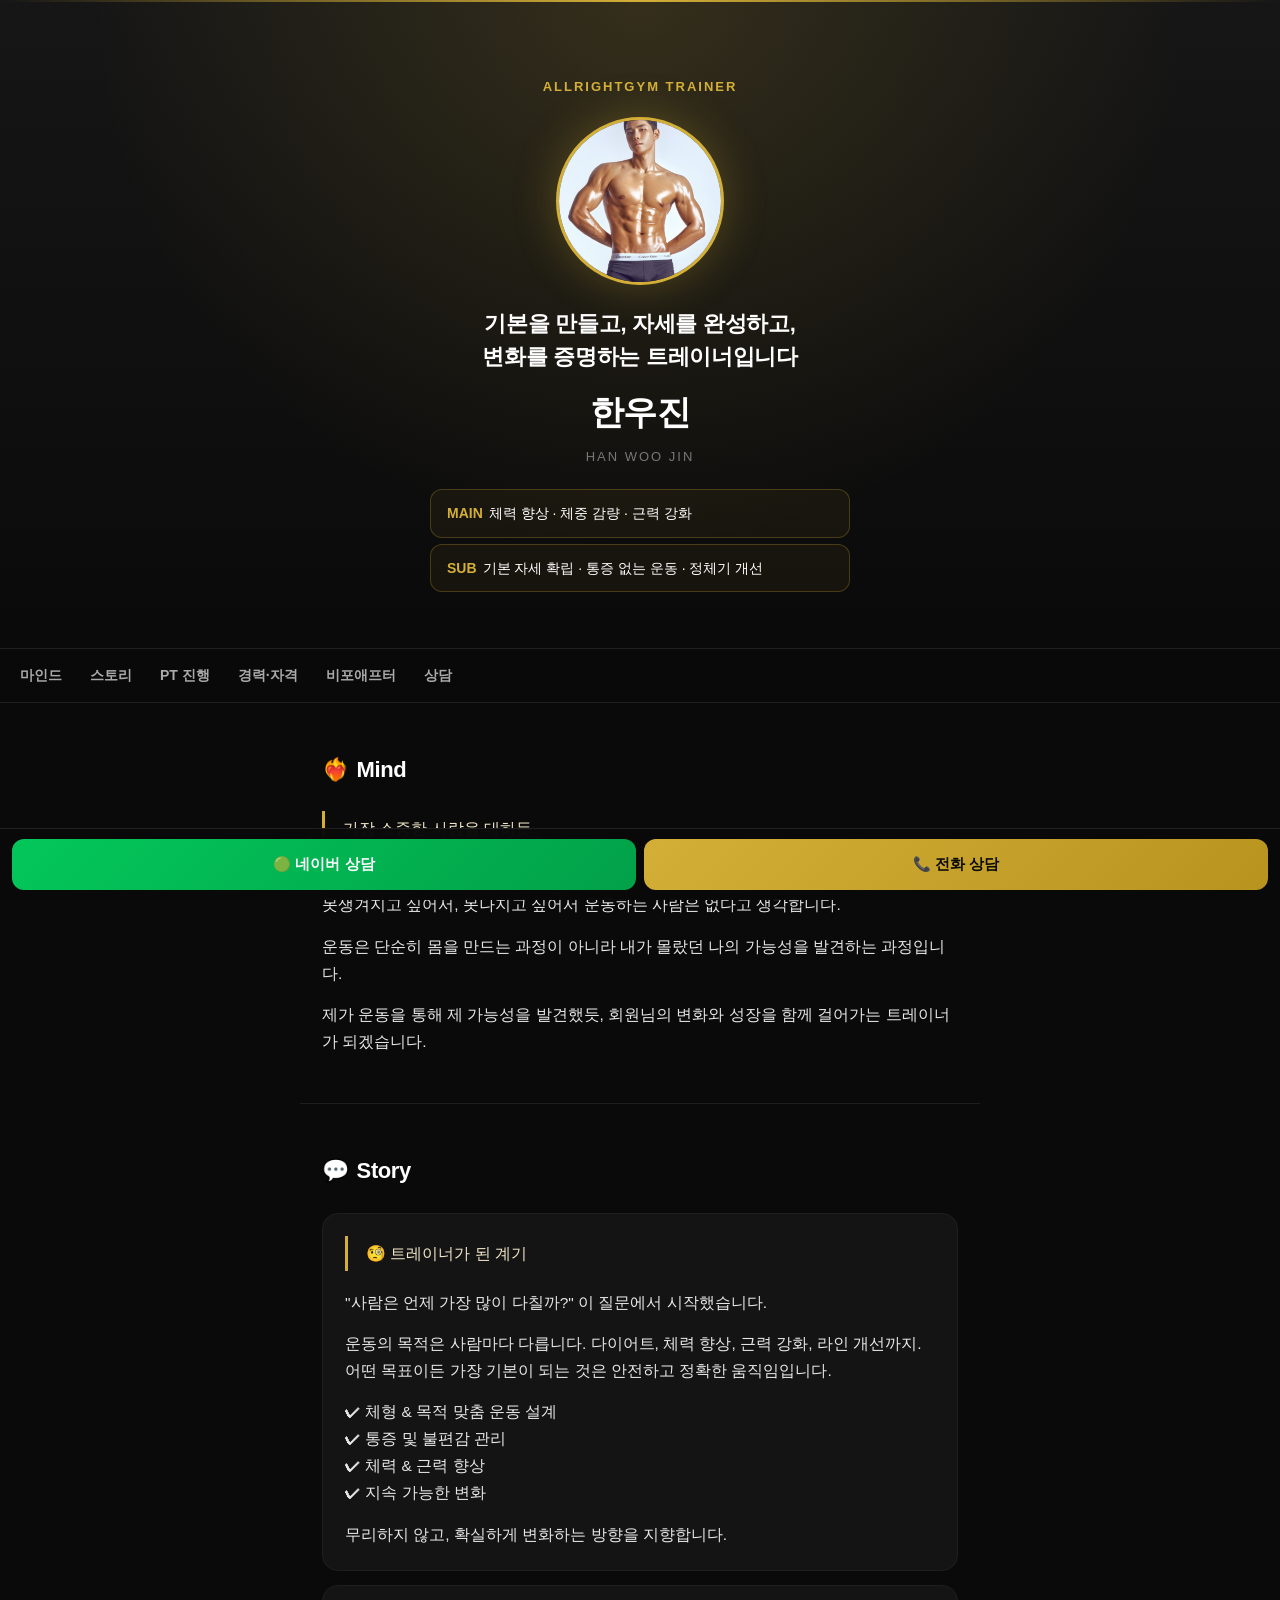
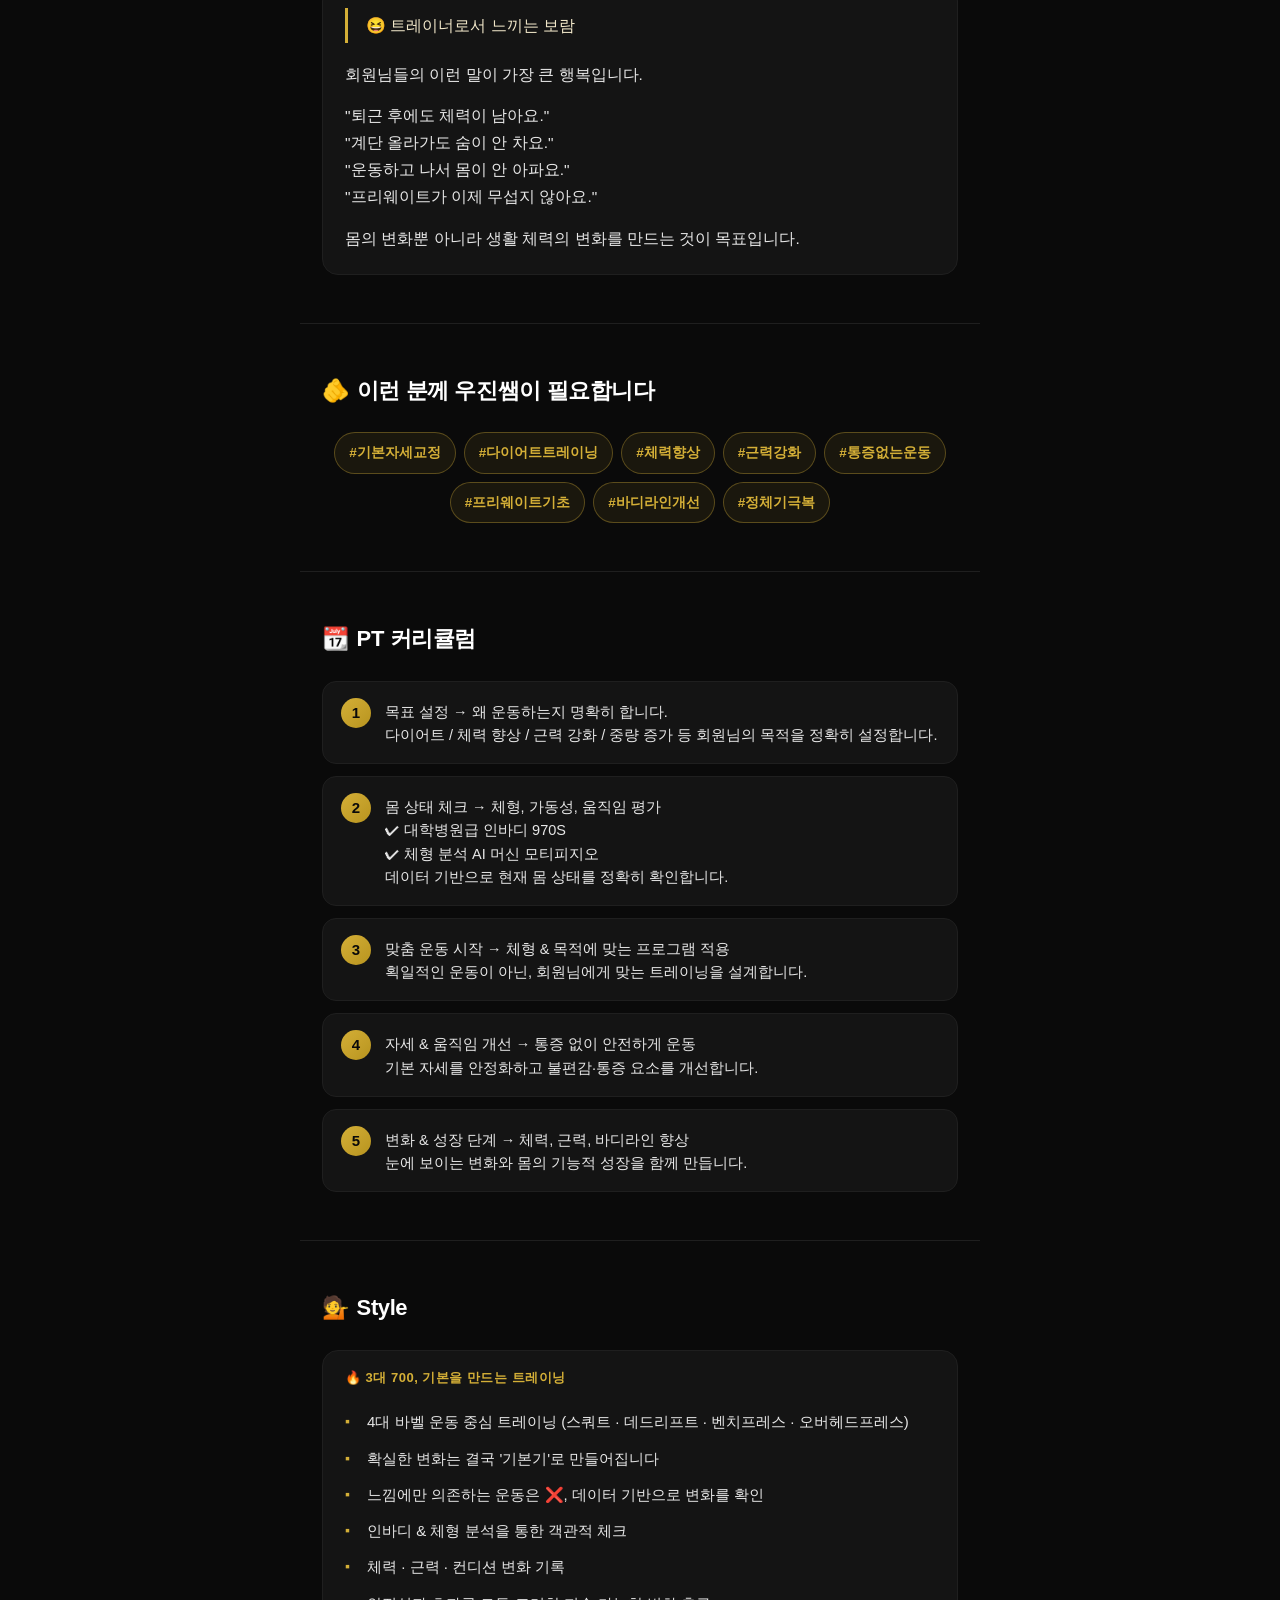
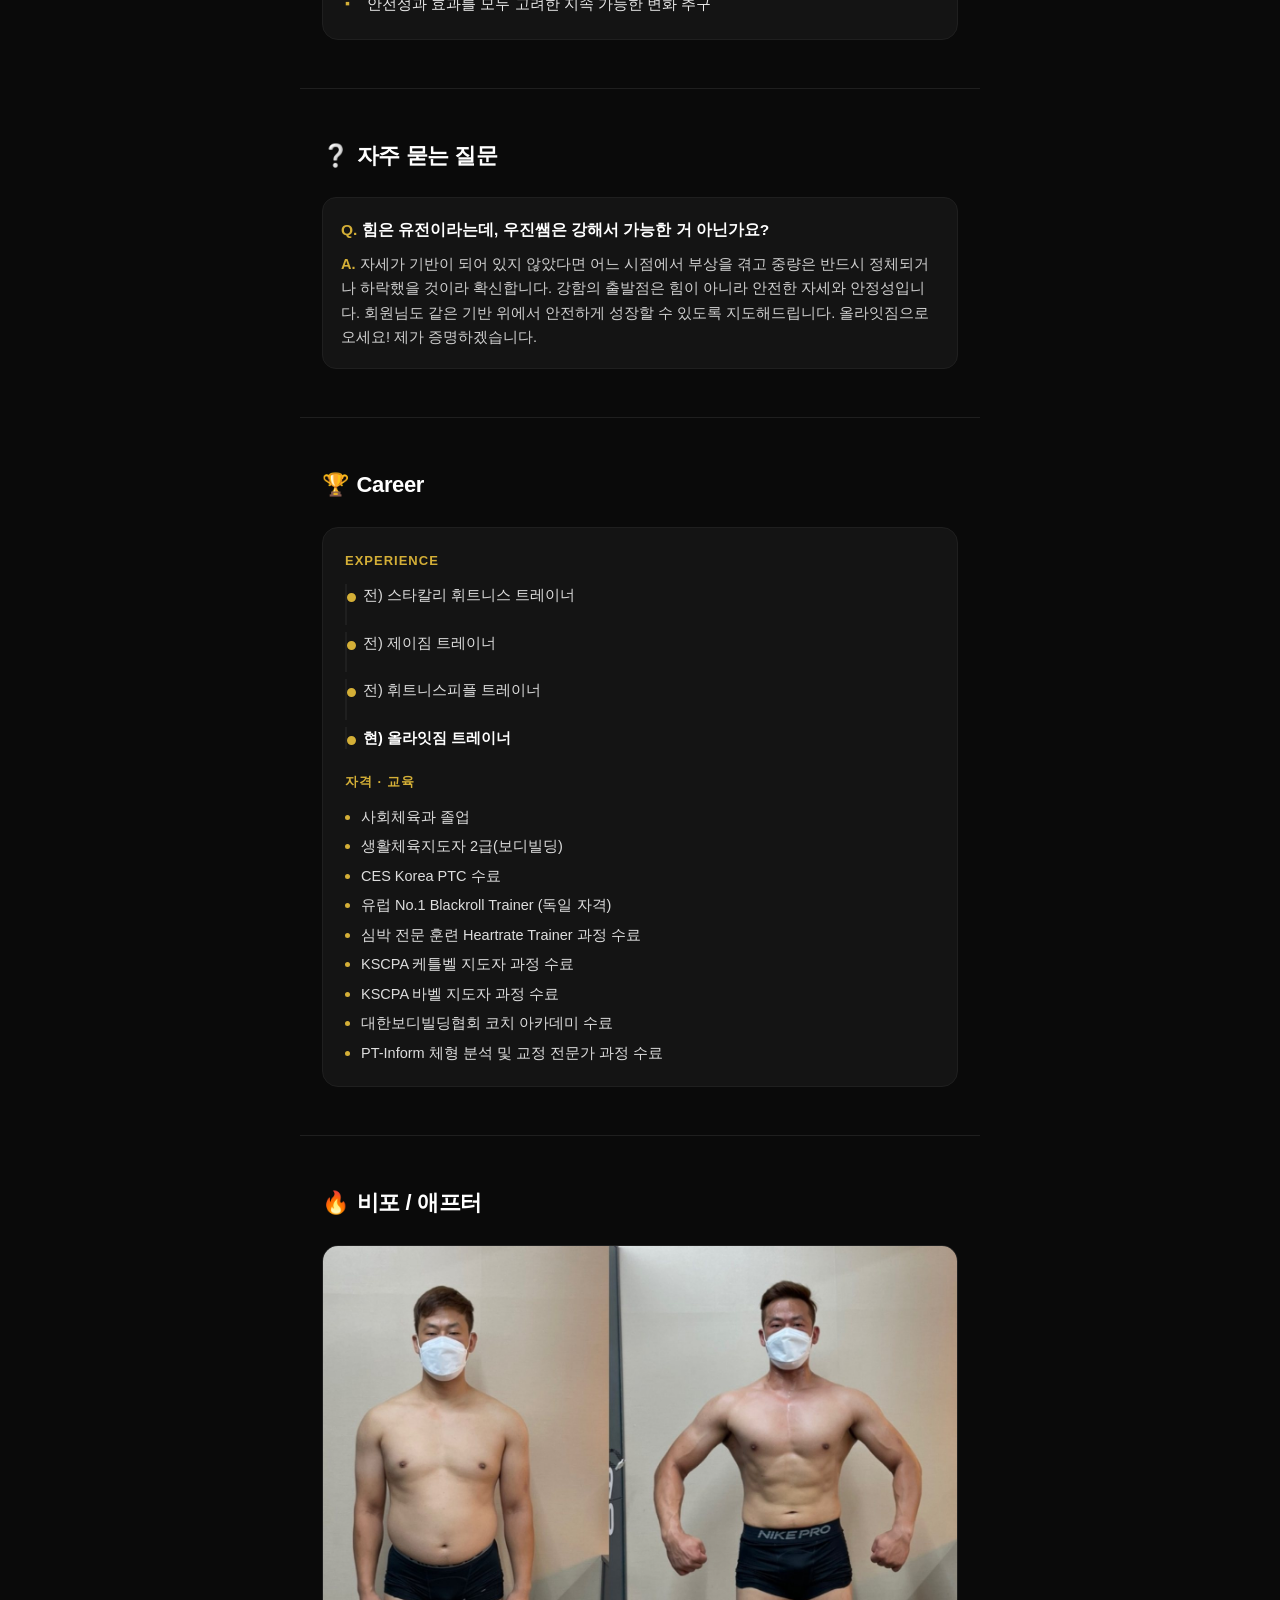
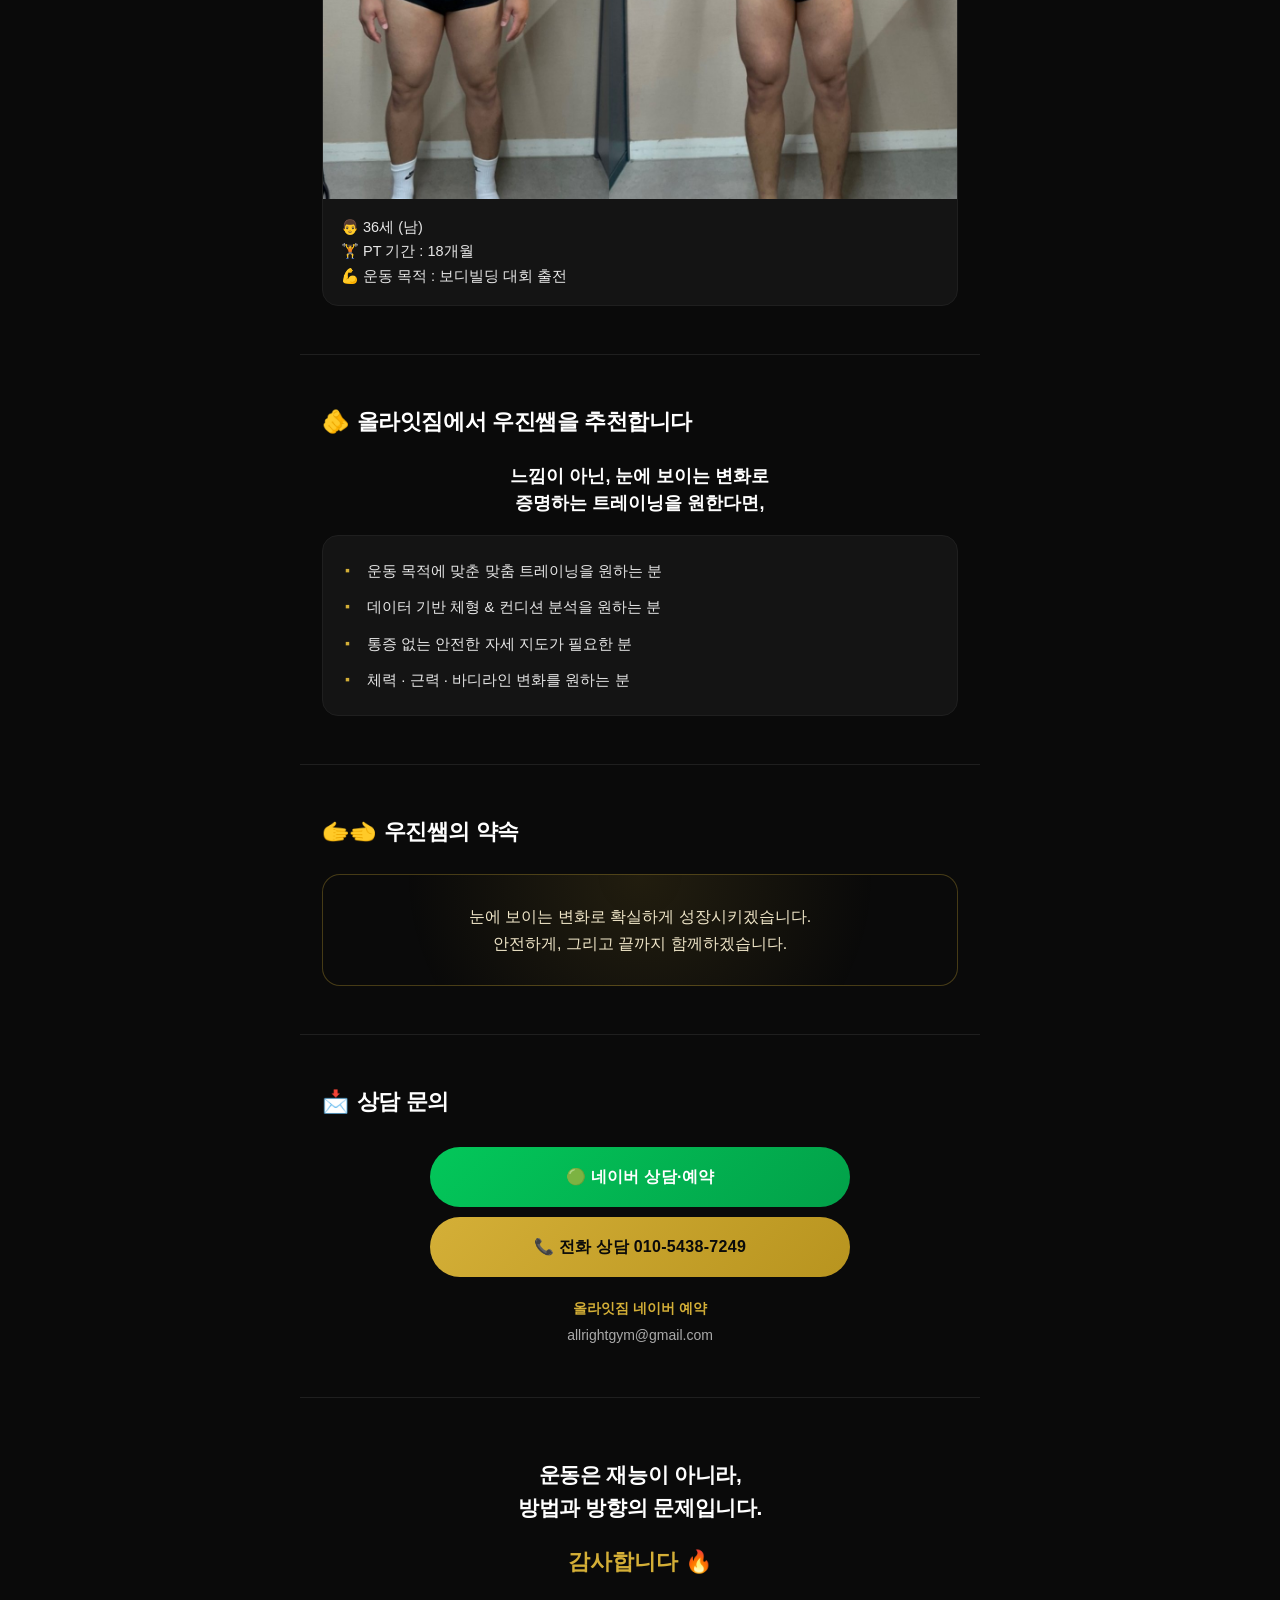
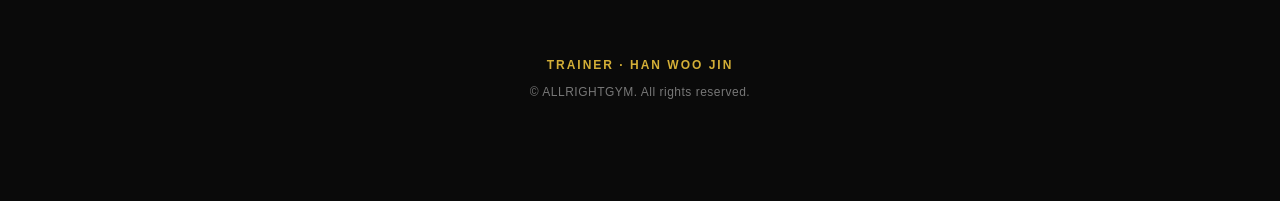
<file: han/index.html>
<!DOCTYPE html>
<html lang="ko">
<head>
<meta charset="UTF-8" />
<meta name="viewport" content="width=device-width, initial-scale=1.0" />
<title>한우진 트레이너 · 올라잇짐</title>
<meta name="description" content="한우진 트레이너 (체력 향상 · 체중 감량 · 근력 강화) · 올라잇짐" />
<meta property="og:title" content="한우진 트레이너 · 올라잇짐" />
<meta property="og:description" content="기본을 만들고, 자세를 완성하고, / 변화를 증명하는 트레이너입니다" />
<meta property="og:image" content="images/profile.jpg" />
<meta name="twitter:card" content="summary_large_image" />
<link rel="stylesheet" href="../assets/style.css?v=1" />
</head>
<body>
<header id="hero">
  <p class="hero-tag">ALLRIGHTGYM TRAINER</p>
  <img class="photo" src="images/profile.jpg" alt="한우진 트레이너" />
  <p class="hero-catch">기본을 만들고, 자세를 완성하고,<br>변화를 증명하는 트레이너입니다</p>
  <h1>한우진</h1>
  <p class="name-en">Han Woo Jin</p>
  <div class="hero-spec"><div><b>MAIN</b>체력 향상 · 체중 감량 · 근력 강화</div><div><b>SUB</b>기본 자세 확립 · 통증 없는 운동 · 정체기 개선</div></div>
</header>
<nav>
  <a href="#mind">마인드</a>
  <a href="#story">스토리</a>
  <a href="#curriculum">PT 진행</a>
  <a href="#career">경력·자격</a>
  <a href="#before-after">비포애프터</a>
  <a href="#contact">상담</a>
</nav>
<section id="mind">
  <h2 class="sec-h"><span class="ic">❤️‍🔥</span>Mind</h2>
  <p class="quote">가장 소중한 사람을 대하듯
진심과 책임으로 지도합니다.</p>
  <p class="body">못생겨지고 싶어서, 못나지고 싶어서 운동하는 사람은 없다고 생각합니다.</p>
  <p class="body">운동은 단순히 몸을 만드는 과정이 아니라 내가 몰랐던 나의 가능성을 발견하는 과정입니다.</p>
  <p class="body">제가 운동을 통해 제 가능성을 발견했듯, 회원님의 변화와 성장을 함께 걸어가는 트레이너가 되겠습니다.</p>
</section>
<section id="story">
  <h2 class="sec-h"><span class="ic">💬</span>Story</h2>
  <div class="card">
    <p class="quote">🧐 트레이너가 된 계기</p>
    <p class="body">&quot;사람은 언제 가장 많이 다칠까?&quot; 이 질문에서 시작했습니다.</p>
  <p class="body">운동의 목적은 사람마다 다릅니다. 다이어트, 체력 향상, 근력 강화, 라인 개선까지. 어떤 목표이든 가장 기본이 되는 것은 안전하고 정확한 움직임입니다.</p>
  <p class="body">✔ 체형 &amp; 목적 맞춤 운동 설계
✔ 통증 및 불편감 관리
✔ 체력 &amp; 근력 향상
✔ 지속 가능한 변화</p>
  <p class="body">무리하지 않고, 확실하게 변화하는 방향을 지향합니다.</p>
  </div>
  <div class="card">
    <p class="quote">😆 트레이너로서 느끼는 보람</p>
    <p class="body">회원님들의 이런 말이 가장 큰 행복입니다.</p>
  <p class="body">&quot;퇴근 후에도 체력이 남아요.&quot;
&quot;계단 올라가도 숨이 안 차요.&quot;
&quot;운동하고 나서 몸이 안 아파요.&quot;
&quot;프리웨이트가 이제 무섭지 않아요.&quot;</p>
  <p class="body">몸의 변화뿐 아니라 생활 체력의 변화를 만드는 것이 목표입니다.</p>
  </div>
</section>
<section id="need">
  <h2 class="sec-h"><span class="ic">🫵</span>이런 분께 우진쌤이 필요합니다</h2>
  <div class="tags"><span>#기본자세교정</span><span>#다이어트트레이닝</span><span>#체력향상</span><span>#근력강화</span><span>#통증없는운동</span><span>#프리웨이트기초</span><span>#바디라인개선</span><span>#정체기극복</span></div>
</section>
<section id="curriculum">
  <h2 class="sec-h"><span class="ic">📆</span>PT 커리큘럼</h2>
  <div class="steps"><div class="step"><div class="no">1</div><div class="tx">목표 설정 → 왜 운동하는지 명확히 합니다.
다이어트 / 체력 향상 / 근력 강화 / 중량 증가 등 회원님의 목적을 정확히 설정합니다.</div></div><div class="step"><div class="no">2</div><div class="tx">몸 상태 체크 → 체형, 가동성, 움직임 평가
✔ 대학병원급 인바디 970S
✔ 체형 분석 AI 머신 모티피지오
데이터 기반으로 현재 몸 상태를 정확히 확인합니다.</div></div><div class="step"><div class="no">3</div><div class="tx">맞춤 운동 시작 → 체형 &amp; 목적에 맞는 프로그램 적용
획일적인 운동이 아닌, 회원님에게 맞는 트레이닝을 설계합니다.</div></div><div class="step"><div class="no">4</div><div class="tx">자세 &amp; 움직임 개선 → 통증 없이 안전하게 운동
기본 자세를 안정화하고 불편감·통증 요소를 개선합니다.</div></div><div class="step"><div class="no">5</div><div class="tx">변화 &amp; 성장 단계 → 체력, 근력, 바디라인 향상
눈에 보이는 변화와 몸의 기능적 성장을 함께 만듭니다.</div></div></div>
</section>
<section id="style">
  <h2 class="sec-h"><span class="ic">💁</span>Style</h2>
  <div class="card"><p class="sec-sub" style="margin-top:-6px">🔥 3대 700, 기본을 만드는 트레이닝</p><ul class="dotlist"><li>4대 바벨 운동 중심 트레이닝 (스쿼트 · 데드리프트 · 벤치프레스 · 오버헤드프레스)</li><li>확실한 변화는 결국 &#x27;기본기&#x27;로 만들어집니다</li><li>느낌에만 의존하는 운동은 ❌, 데이터 기반으로 변화를 확인</li><li>인바디 &amp; 체형 분석을 통한 객관적 체크</li><li>체력 · 근력 · 컨디션 변화 기록</li><li>안전성과 효과를 모두 고려한 지속 가능한 변화 추구</li></ul></div>
</section>
<section id="qna">
  <h2 class="sec-h"><span class="ic">❔</span>자주 묻는 질문</h2>
  <div class="qna"><div class="qa"><div class="q">힘은 유전이라는데, 우진쌤은 강해서 가능한 거 아닌가요?</div><div class="a">자세가 기반이 되어 있지 않았다면 어느 시점에서 부상을 겪고 중량은 반드시 정체되거나 하락했을 것이라 확신합니다. 강함의 출발점은 힘이 아니라 안전한 자세와 안정성입니다. 회원님도 같은 기반 위에서 안전하게 성장할 수 있도록 지도해드립니다. 올라잇짐으로 오세요! 제가 증명하겠습니다.</div></div></div>
</section>
<section id="career">
  <h2 class="sec-h"><span class="ic">🏆</span>Career</h2>
  <div class="card"><div class="grp"><h4>Experience</h4><ul class="tl"><li>전) 스타칼리 휘트니스 트레이너</li><li>전) 제이짐 트레이너</li><li>전) 휘트니스피플 트레이너</li><li class="now">현) 올라잇짐 트레이너</li></ul></div><div class="grp"><h4>자격 · 교육</h4><ul><li>사회체육과 졸업</li><li>생활체육지도자 2급(보디빌딩)</li><li>CES Korea PTC 수료</li><li>유럽 No.1 Blackroll Trainer (독일 자격)</li><li>심박 전문 훈련 Heartrate Trainer 과정 수료</li><li>KSCPA 케틀벨 지도자 과정 수료</li><li>KSCPA 바벨 지도자 과정 수료</li><li>대한보디빌딩협회 코치 아카데미 수료</li><li>PT-Inform 체형 분석 및 교정 전문가 과정 수료</li></ul></div></div>
</section>
<section id="before-after">
  <h2 class="sec-h"><span class="ic">🔥</span>비포 / 애프터</h2>
  <div class="ba"><div class="ba-case"><div class="ba-imgs n1"><img src="images/ba1.jpg" alt="비포애프터" loading="lazy" /></div><div class="ba-cap">👨 36세 (남)
🏋 PT 기간 : 18개월
💪 운동 목적 : 보디빌딩 대회 출전</div></div></div>
</section>
<section id="reco">
  <h2 class="sec-h"><span class="ic">🫵</span>올라잇짐에서 우진쌤을 추천합니다</h2>
  <p class="reco-lead">느낌이 아닌, 눈에 보이는 변화로
증명하는 트레이닝을 원한다면,</p><div class="card"><ul class="dotlist"><li>운동 목적에 맞춘 맞춤 트레이닝을 원하는 분</li><li>데이터 기반 체형 &amp; 컨디션 분석을 원하는 분</li><li>통증 없는 안전한 자세 지도가 필요한 분</li><li>체력 · 근력 · 바디라인 변화를 원하는 분</li></ul></div>
</section>
<section id="promise">
  <h2 class="sec-h"><span class="ic">🫱‍🫲</span>우진쌤의 약속</h2>
  <div class="promise">눈에 보이는 변화로 확실하게 성장시키겠습니다.
안전하게, 그리고 끝까지 함께하겠습니다.</div>
</section>
<section id="contact">
  <h2 class="sec-h"><span class="ic">📩</span>상담 문의</h2>
  <div class="cta-wrap">
    <a class="cta naver" href="https://map.naver.com/p/entry/place/2072429164?placePath=/ticket" target="_blank" rel="noopener">🟢 네이버 상담·예약</a>
    <a class="cta tel" href="tel:01054387249">📞 전화 상담 010-5438-7249</a>
  </div>
  <p class="contact-info"><b>올라잇짐 네이버 예약</b><br>allrightgym@gmail.com</p>
</section>
<div class="closing">
  <p class="big">운동은 재능이 아니라,
방법과 방향의 문제입니다.</p>
  <p class="fire">감사합니다 🔥</p>
</div>
<footer>
  <p class="tn">TRAINER · HAN WOO JIN</p>
  <p>© ALLRIGHTGYM. All rights reserved.</p>
</footer>
<div class="sticky">
  <a class="naver" href="https://map.naver.com/p/entry/place/2072429164?placePath=/ticket" target="_blank" rel="noopener">🟢 네이버 상담</a>
  <a class="tel" href="tel:01054387249">📞 전화 상담</a>
</div>
</body>
</html>
</file>
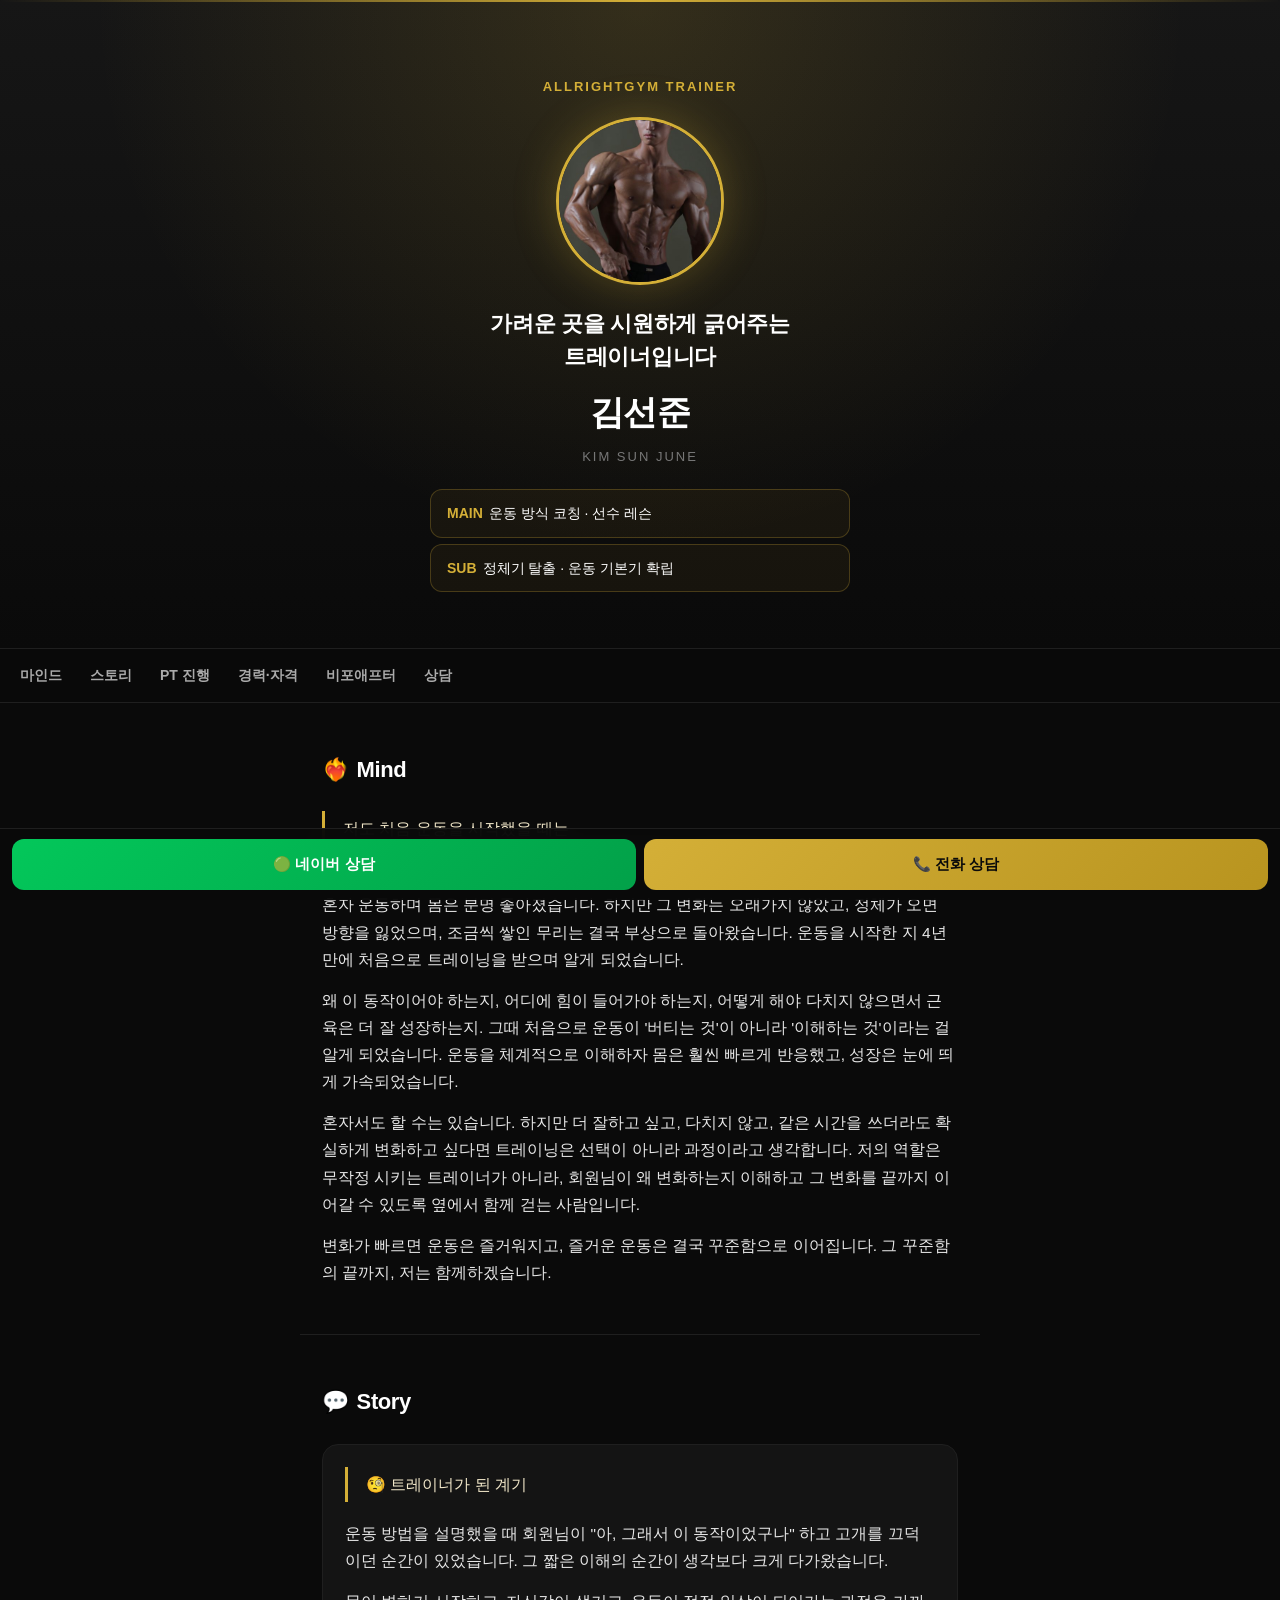
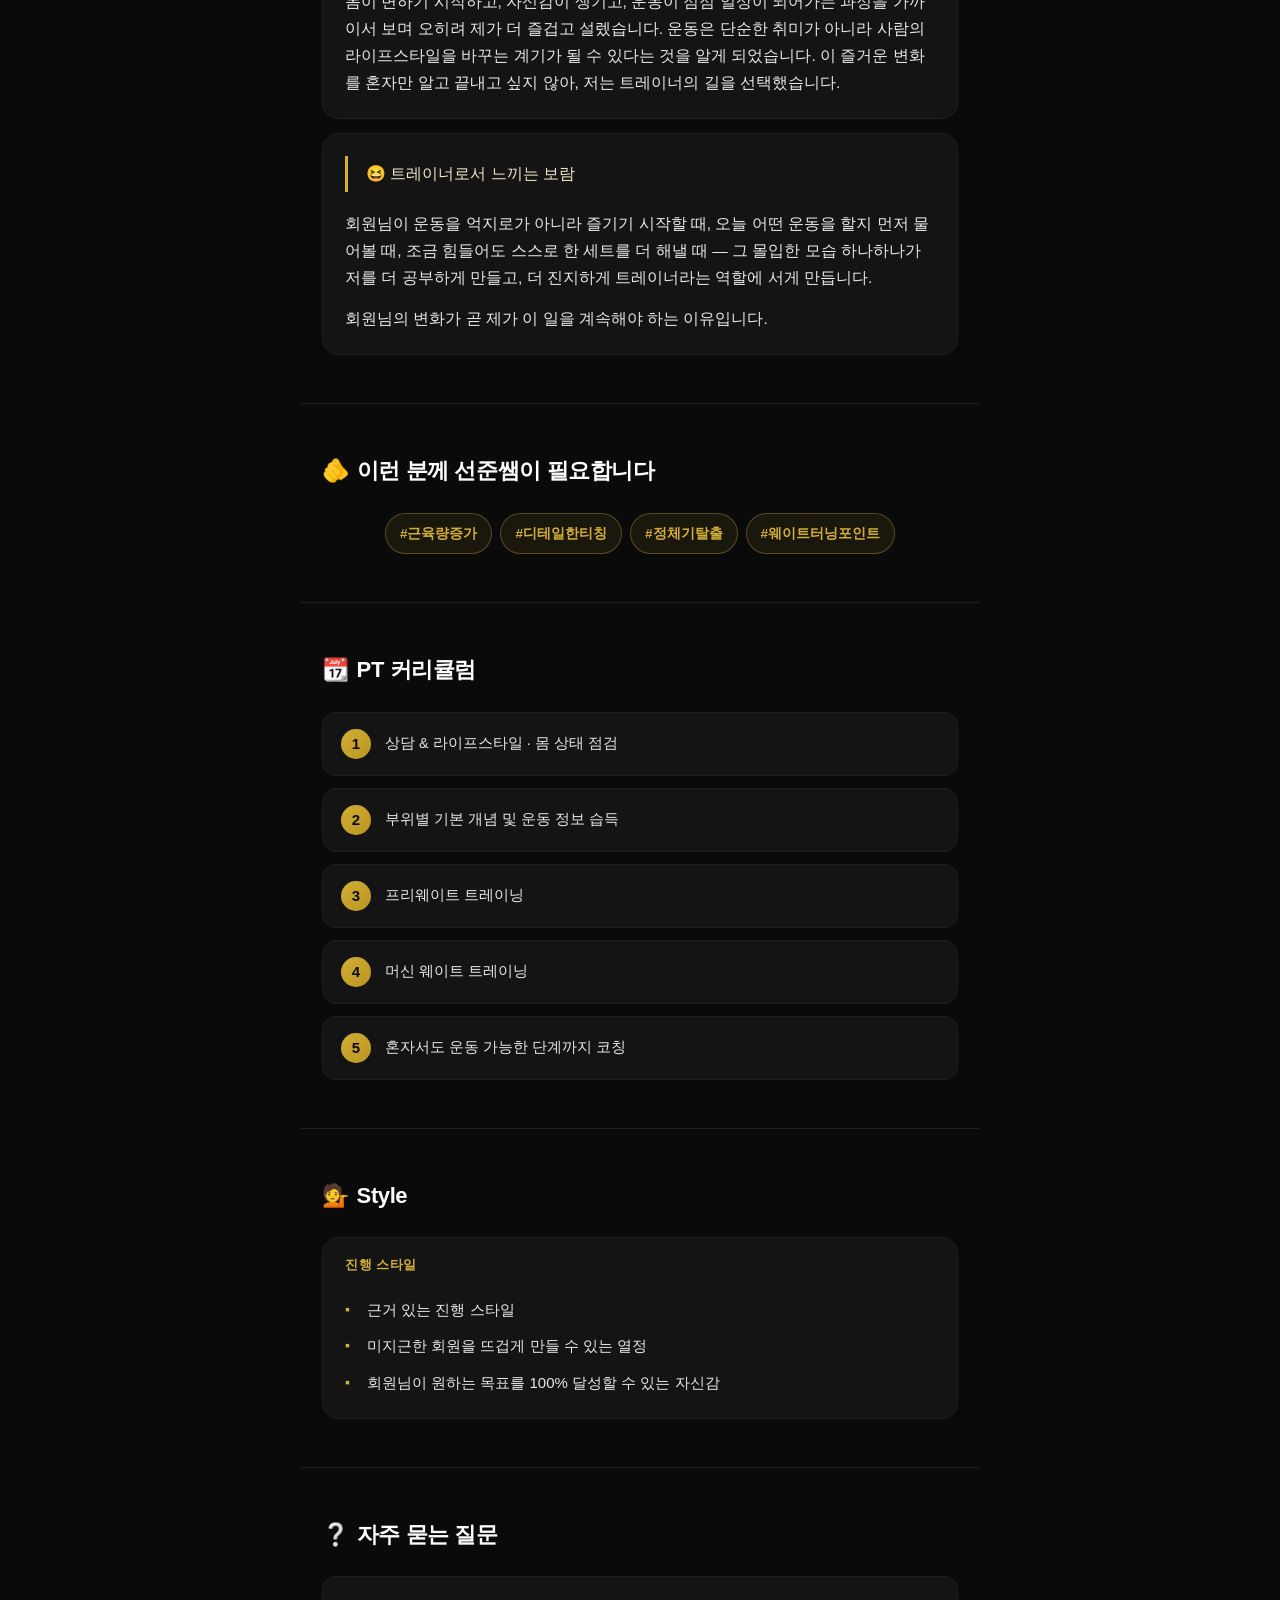
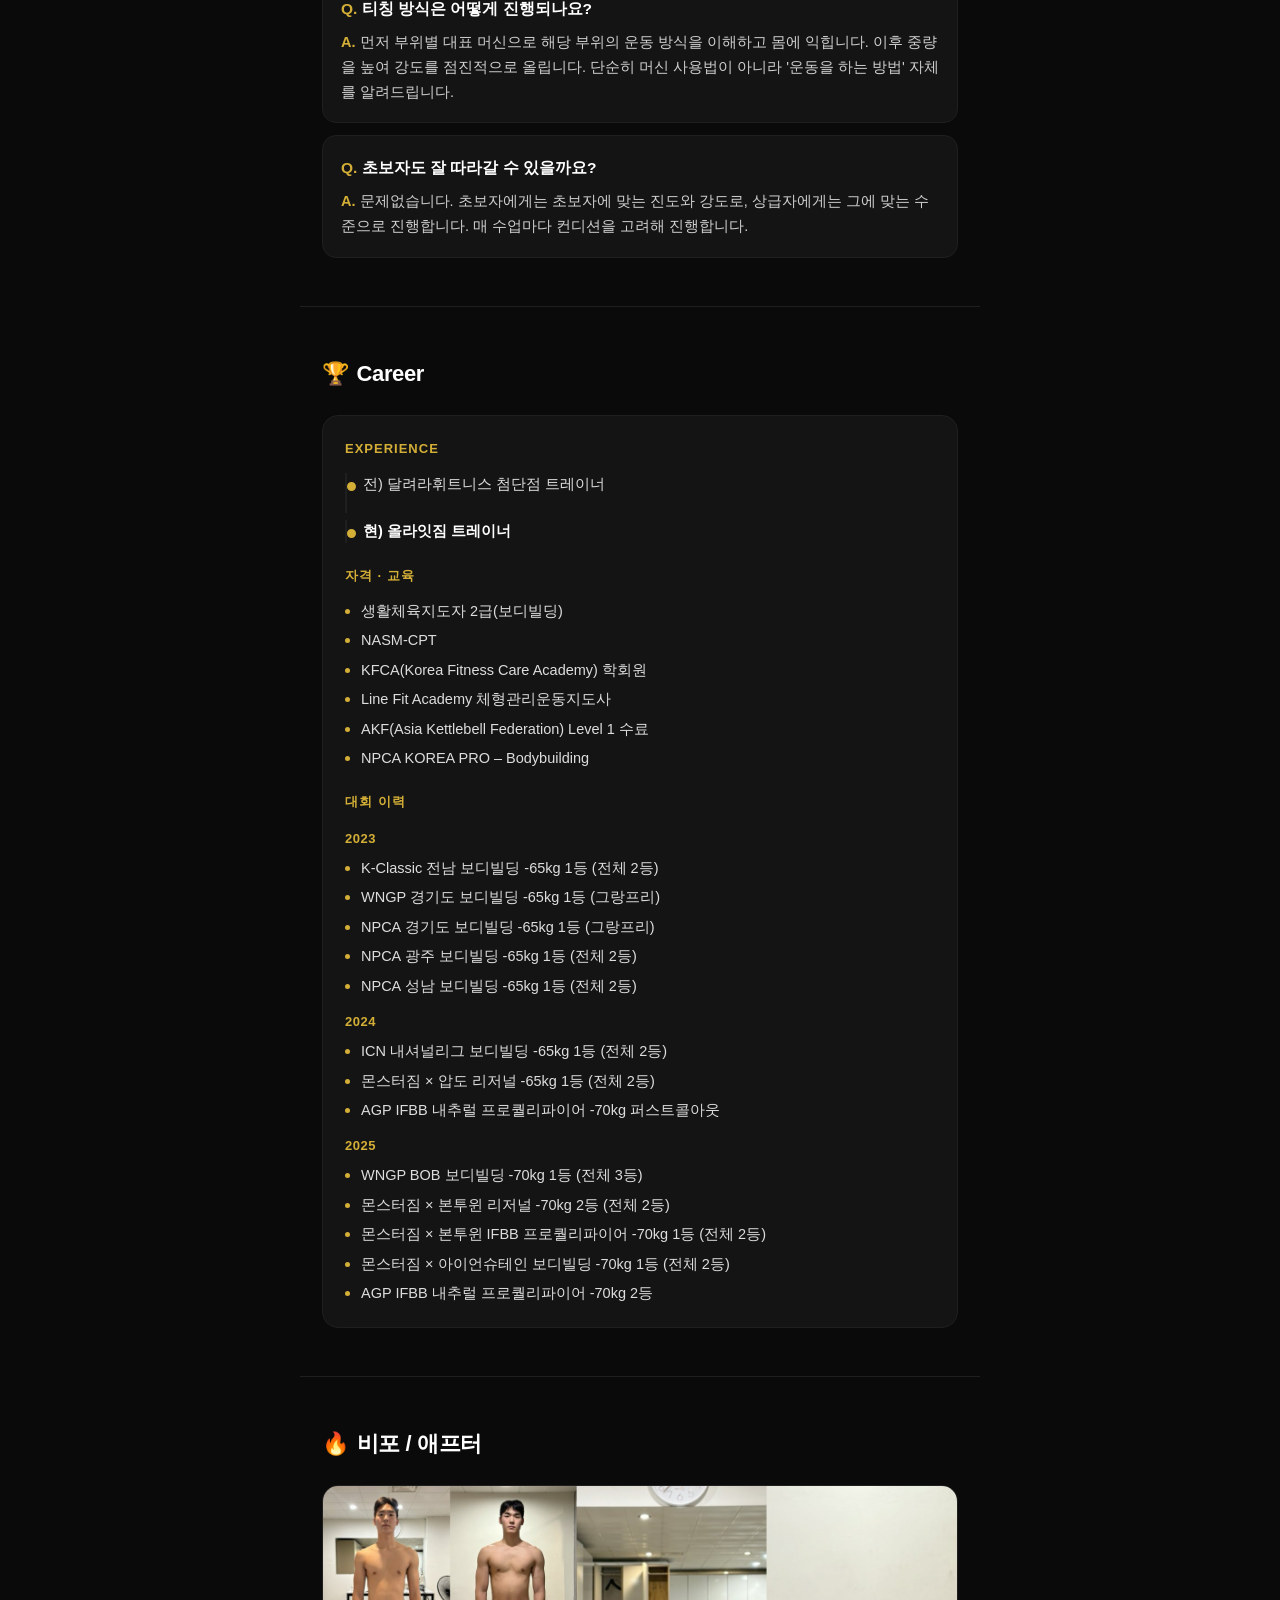
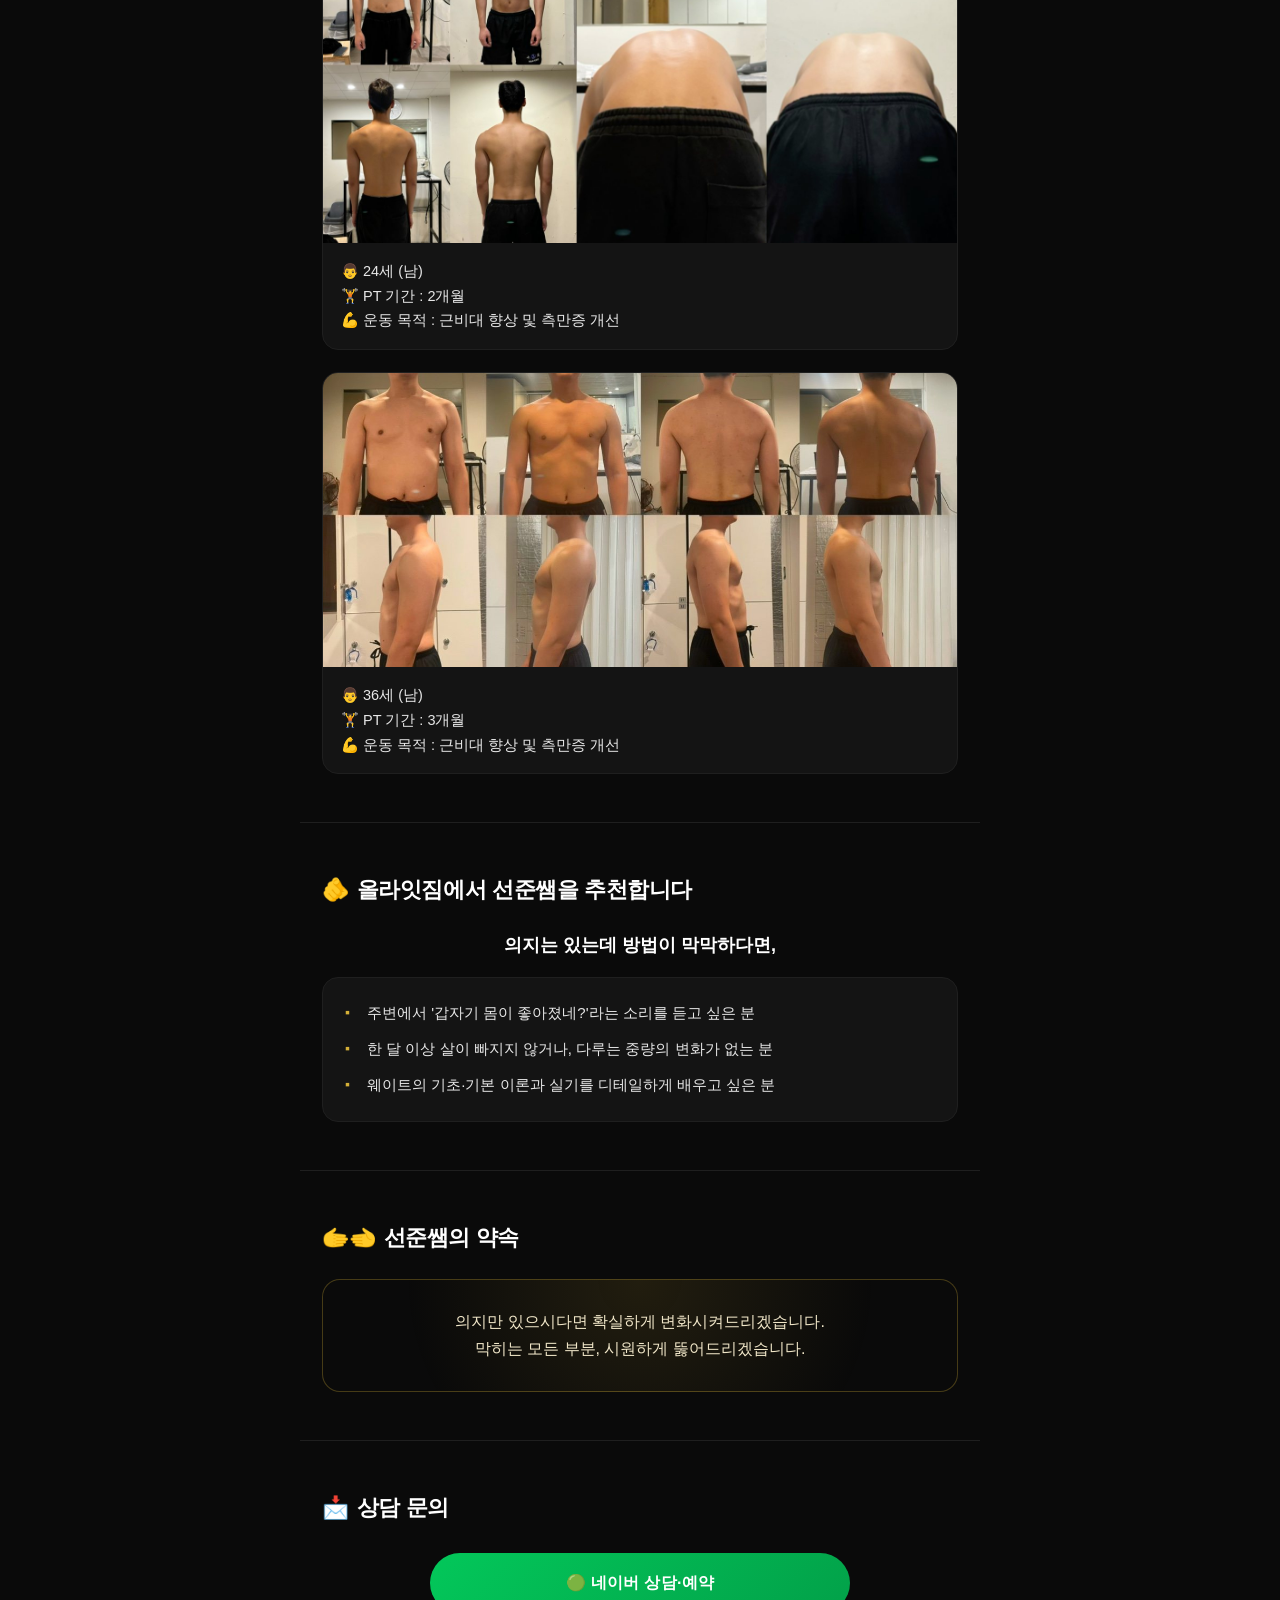
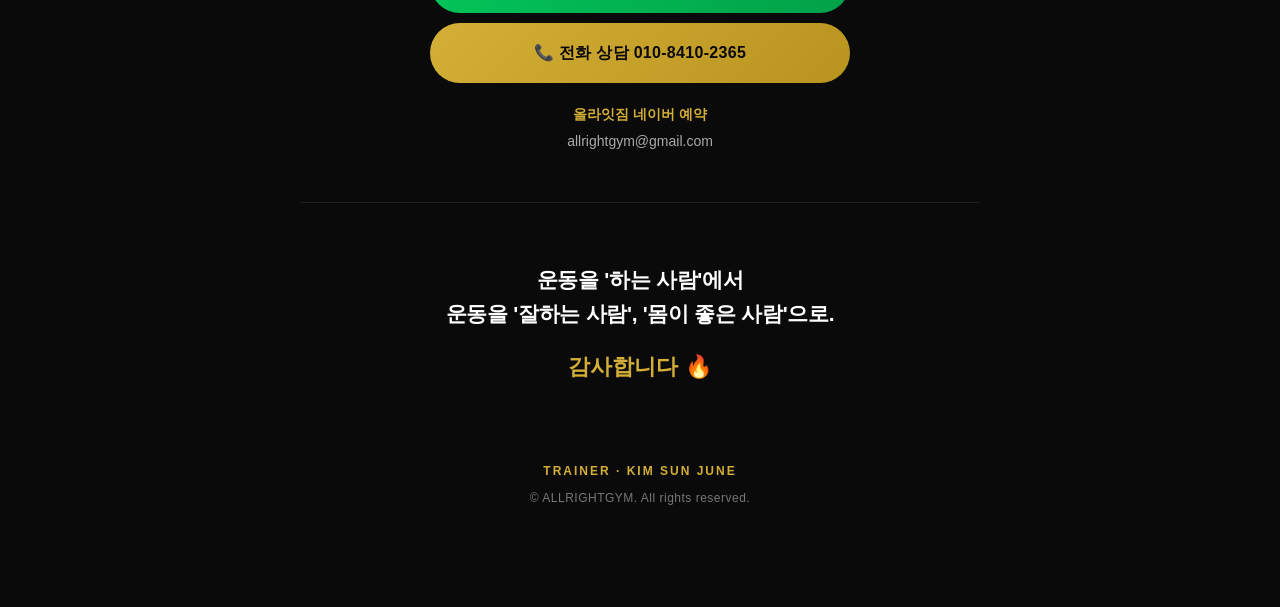
<file: kim/index.html>
<!DOCTYPE html>
<html lang="ko">
<head>
<meta charset="UTF-8" />
<meta name="viewport" content="width=device-width, initial-scale=1.0" />
<title>김선준 트레이너 · 올라잇짐</title>
<meta name="description" content="김선준 트레이너 (운동 방식 코칭 · 선수 레슨) · 올라잇짐" />
<meta property="og:title" content="김선준 트레이너 · 올라잇짐" />
<meta property="og:description" content="가려운 곳을 시원하게 긁어주는 / 트레이너입니다" />
<meta property="og:image" content="images/profile.jpg" />
<meta name="twitter:card" content="summary_large_image" />
<link rel="stylesheet" href="../assets/style.css?v=1" />
</head>
<body>
<header id="hero">
  <p class="hero-tag">ALLRIGHTGYM TRAINER</p>
  <img class="photo" src="images/profile.jpg" alt="김선준 트레이너" />
  <p class="hero-catch">가려운 곳을 시원하게 긁어주는<br>트레이너입니다</p>
  <h1>김선준</h1>
  <p class="name-en">Kim Sun June</p>
  <div class="hero-spec"><div><b>MAIN</b>운동 방식 코칭 · 선수 레슨</div><div><b>SUB</b>정체기 탈출 · 운동 기본기 확립</div></div>
</header>
<nav>
  <a href="#mind">마인드</a>
  <a href="#story">스토리</a>
  <a href="#curriculum">PT 진행</a>
  <a href="#career">경력·자격</a>
  <a href="#before-after">비포애프터</a>
  <a href="#contact">상담</a>
</nav>
<section id="mind">
  <h2 class="sec-h"><span class="ic">❤️‍🔥</span>Mind</h2>
  <p class="quote">저도 처음 운동을 시작했을 때는
&quot;혼자서도 충분한데, 굳이 수업이 필요할까?&quot;라고 생각했습니다.</p>
  <p class="body">혼자 운동하며 몸은 분명 좋아졌습니다. 하지만 그 변화는 오래가지 않았고, 정체가 오면 방향을 잃었으며, 조금씩 쌓인 무리는 결국 부상으로 돌아왔습니다. 운동을 시작한 지 4년 만에 처음으로 트레이닝을 받으며 알게 되었습니다.</p>
  <p class="body">왜 이 동작이어야 하는지, 어디에 힘이 들어가야 하는지, 어떻게 해야 다치지 않으면서 근육은 더 잘 성장하는지. 그때 처음으로 운동이 &#x27;버티는 것&#x27;이 아니라 &#x27;이해하는 것&#x27;이라는 걸 알게 되었습니다. 운동을 체계적으로 이해하자 몸은 훨씬 빠르게 반응했고, 성장은 눈에 띄게 가속되었습니다.</p>
  <p class="body">혼자서도 할 수는 있습니다. 하지만 더 잘하고 싶고, 다치지 않고, 같은 시간을 쓰더라도 확실하게 변화하고 싶다면 트레이닝은 선택이 아니라 과정이라고 생각합니다. 저의 역할은 무작정 시키는 트레이너가 아니라, 회원님이 왜 변화하는지 이해하고 그 변화를 끝까지 이어갈 수 있도록 옆에서 함께 걷는 사람입니다.</p>
  <p class="body">변화가 빠르면 운동은 즐거워지고, 즐거운 운동은 결국 꾸준함으로 이어집니다. 그 꾸준함의 끝까지, 저는 함께하겠습니다.</p>
</section>
<section id="story">
  <h2 class="sec-h"><span class="ic">💬</span>Story</h2>
  <div class="card">
    <p class="quote">🧐 트레이너가 된 계기</p>
    <p class="body">운동 방법을 설명했을 때 회원님이 &quot;아, 그래서 이 동작이었구나&quot; 하고 고개를 끄덕이던 순간이 있었습니다. 그 짧은 이해의 순간이 생각보다 크게 다가왔습니다.</p>
  <p class="body">몸이 변하기 시작하고, 자신감이 생기고, 운동이 점점 일상이 되어가는 과정을 가까이서 보며 오히려 제가 더 즐겁고 설렜습니다. 운동은 단순한 취미가 아니라 사람의 라이프스타일을 바꾸는 계기가 될 수 있다는 것을 알게 되었습니다. 이 즐거운 변화를 혼자만 알고 끝내고 싶지 않아, 저는 트레이너의 길을 선택했습니다.</p>
  </div>
  <div class="card">
    <p class="quote">😆 트레이너로서 느끼는 보람</p>
    <p class="body">회원님이 운동을 억지로가 아니라 즐기기 시작할 때, 오늘 어떤 운동을 할지 먼저 물어볼 때, 조금 힘들어도 스스로 한 세트를 더 해낼 때 — 그 몰입한 모습 하나하나가 저를 더 공부하게 만들고, 더 진지하게 트레이너라는 역할에 서게 만듭니다.</p>
  <p class="body">회원님의 변화가 곧 제가 이 일을 계속해야 하는 이유입니다.</p>
  </div>
</section>
<section id="need">
  <h2 class="sec-h"><span class="ic">🫵</span>이런 분께 선준쌤이 필요합니다</h2>
  <div class="tags"><span>#근육량증가</span><span>#디테일한티칭</span><span>#정체기탈출</span><span>#웨이트터닝포인트</span></div>
</section>
<section id="curriculum">
  <h2 class="sec-h"><span class="ic">📆</span>PT 커리큘럼</h2>
  <div class="steps"><div class="step"><div class="no">1</div><div class="tx">상담 &amp; 라이프스타일 · 몸 상태 점검</div></div><div class="step"><div class="no">2</div><div class="tx">부위별 기본 개념 및 운동 정보 습득</div></div><div class="step"><div class="no">3</div><div class="tx">프리웨이트 트레이닝</div></div><div class="step"><div class="no">4</div><div class="tx">머신 웨이트 트레이닝</div></div><div class="step"><div class="no">5</div><div class="tx">혼자서도 운동 가능한 단계까지 코칭</div></div></div>
</section>
<section id="style">
  <h2 class="sec-h"><span class="ic">💁</span>Style</h2>
  <div class="card"><p class="sec-sub" style="margin-top:-6px">진행 스타일</p><ul class="dotlist"><li>근거 있는 진행 스타일</li><li>미지근한 회원을 뜨겁게 만들 수 있는 열정</li><li>회원님이 원하는 목표를 100% 달성할 수 있는 자신감</li></ul></div>
</section>
<section id="qna">
  <h2 class="sec-h"><span class="ic">❔</span>자주 묻는 질문</h2>
  <div class="qna"><div class="qa"><div class="q">티칭 방식은 어떻게 진행되나요?</div><div class="a">먼저 부위별 대표 머신으로 해당 부위의 운동 방식을 이해하고 몸에 익힙니다. 이후 중량을 높여 강도를 점진적으로 올립니다. 단순히 머신 사용법이 아니라 &#x27;운동을 하는 방법&#x27; 자체를 알려드립니다.</div></div><div class="qa"><div class="q">초보자도 잘 따라갈 수 있을까요?</div><div class="a">문제없습니다. 초보자에게는 초보자에 맞는 진도와 강도로, 상급자에게는 그에 맞는 수준으로 진행합니다. 매 수업마다 컨디션을 고려해 진행합니다.</div></div></div>
</section>
<section id="career">
  <h2 class="sec-h"><span class="ic">🏆</span>Career</h2>
  <div class="card"><div class="grp"><h4>Experience</h4><ul class="tl"><li>전) 달려라휘트니스 첨단점 트레이너</li><li class="now">현) 올라잇짐 트레이너</li></ul></div><div class="grp"><h4>자격 · 교육</h4><ul><li>생활체육지도자 2급(보디빌딩)</li><li>NASM-CPT</li><li>KFCA(Korea Fitness Care Academy) 학회원</li><li>Line Fit Academy 체형관리운동지도사</li><li>AKF(Asia Kettlebell Federation) Level 1 수료</li><li>NPCA KOREA PRO – Bodybuilding</li></ul></div><div class="grp"><h4>대회 이력</h4><div class="yr">2023</div><ul><li>K-Classic 전남 보디빌딩 -65kg 1등 (전체 2등)</li><li>WNGP 경기도 보디빌딩 -65kg 1등 (그랑프리)</li><li>NPCA 경기도 보디빌딩 -65kg 1등 (그랑프리)</li><li>NPCA 광주 보디빌딩 -65kg 1등 (전체 2등)</li><li>NPCA 성남 보디빌딩 -65kg 1등 (전체 2등)</li></ul><div class="yr">2024</div><ul><li>ICN 내셔널리그 보디빌딩 -65kg 1등 (전체 2등)</li><li>몬스터짐 × 압도 리저널 -65kg 1등 (전체 2등)</li><li>AGP IFBB 내추럴 프로퀄리파이어 -70kg 퍼스트콜아웃</li></ul><div class="yr">2025</div><ul><li>WNGP BOB 보디빌딩 -70kg 1등 (전체 3등)</li><li>몬스터짐 × 본투윈 리저널 -70kg 2등 (전체 2등)</li><li>몬스터짐 × 본투윈 IFBB 프로퀄리파이어 -70kg 1등 (전체 2등)</li><li>몬스터짐 × 아이언슈테인 보디빌딩 -70kg 1등 (전체 2등)</li><li>AGP IFBB 내추럴 프로퀄리파이어 -70kg 2등</li></ul></div></div>
</section>
<section id="before-after">
  <h2 class="sec-h"><span class="ic">🔥</span>비포 / 애프터</h2>
  <div class="ba"><div class="ba-case"><div class="ba-imgs n1"><img src="images/ba1.jpg" alt="비포애프터" loading="lazy" /></div><div class="ba-cap">👨 24세 (남)
🏋 PT 기간 : 2개월
💪 운동 목적 : 근비대 향상 및 측만증 개선</div></div><div class="ba-case"><div class="ba-imgs n1"><img src="images/ba2.jpg" alt="비포애프터" loading="lazy" /></div><div class="ba-cap">👨 36세 (남)
🏋 PT 기간 : 3개월
💪 운동 목적 : 근비대 향상 및 측만증 개선</div></div></div>
</section>
<section id="reco">
  <h2 class="sec-h"><span class="ic">🫵</span>올라잇짐에서 선준쌤을 추천합니다</h2>
  <p class="reco-lead">의지는 있는데 방법이 막막하다면,</p><div class="card"><ul class="dotlist"><li>주변에서 &#x27;갑자기 몸이 좋아졌네?&#x27;라는 소리를 듣고 싶은 분</li><li>한 달 이상 살이 빠지지 않거나, 다루는 중량의 변화가 없는 분</li><li>웨이트의 기초·기본 이론과 실기를 디테일하게 배우고 싶은 분</li></ul></div>
</section>
<section id="promise">
  <h2 class="sec-h"><span class="ic">🫱‍🫲</span>선준쌤의 약속</h2>
  <div class="promise">의지만 있으시다면 확실하게 변화시켜드리겠습니다.
막히는 모든 부분, 시원하게 뚫어드리겠습니다.</div>
</section>
<section id="contact">
  <h2 class="sec-h"><span class="ic">📩</span>상담 문의</h2>
  <div class="cta-wrap">
    <a class="cta naver" href="https://map.naver.com/p/entry/place/2072429164?placePath=/ticket" target="_blank" rel="noopener">🟢 네이버 상담·예약</a>
    <a class="cta tel" href="tel:01084102365">📞 전화 상담 010-8410-2365</a>
  </div>
  <p class="contact-info"><b>올라잇짐 네이버 예약</b><br>allrightgym@gmail.com</p>
</section>
<div class="closing">
  <p class="big">운동을 &#x27;하는 사람&#x27;에서
운동을 &#x27;잘하는 사람&#x27;, &#x27;몸이 좋은 사람&#x27;으로.</p>
  <p class="fire">감사합니다 🔥</p>
</div>
<footer>
  <p class="tn">TRAINER · KIM SUN JUNE</p>
  <p>© ALLRIGHTGYM. All rights reserved.</p>
</footer>
<div class="sticky">
  <a class="naver" href="https://map.naver.com/p/entry/place/2072429164?placePath=/ticket" target="_blank" rel="noopener">🟢 네이버 상담</a>
  <a class="tel" href="tel:01084102365">📞 전화 상담</a>
</div>
</body>
</html>
</file>
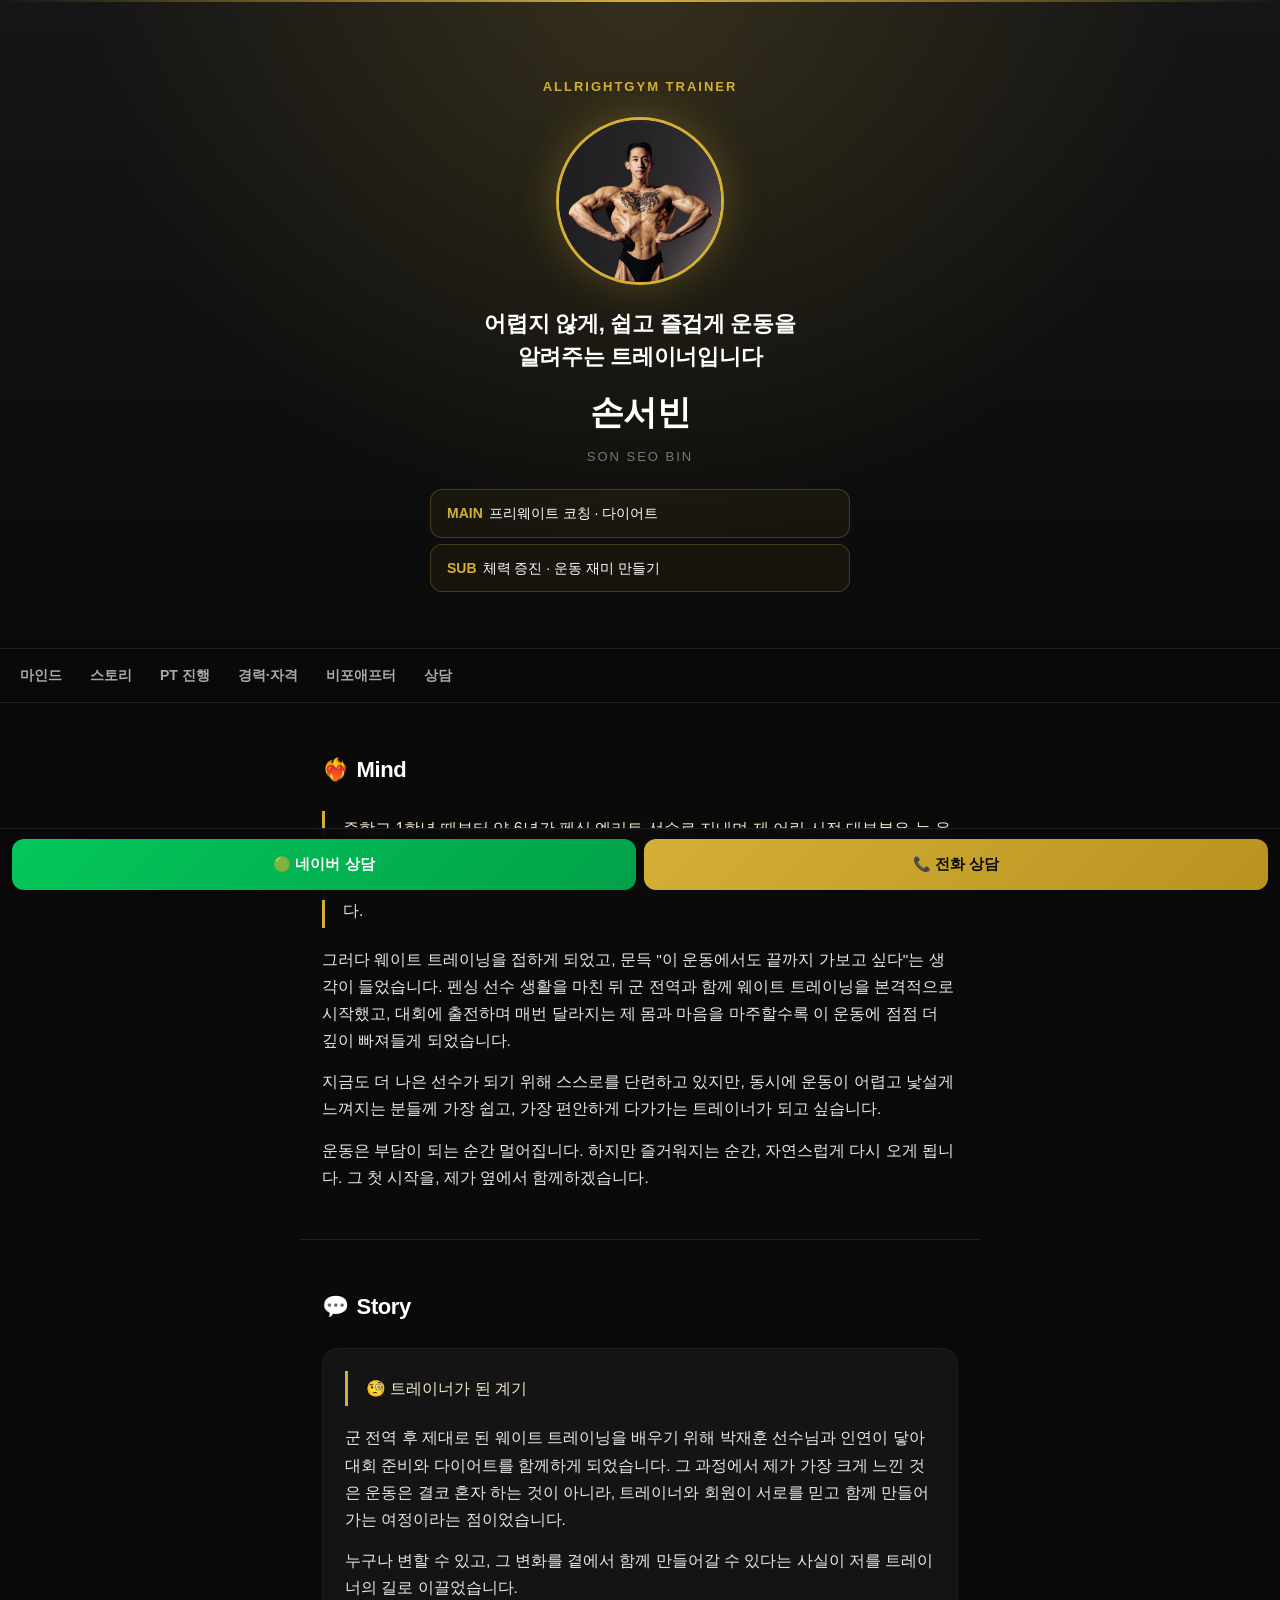
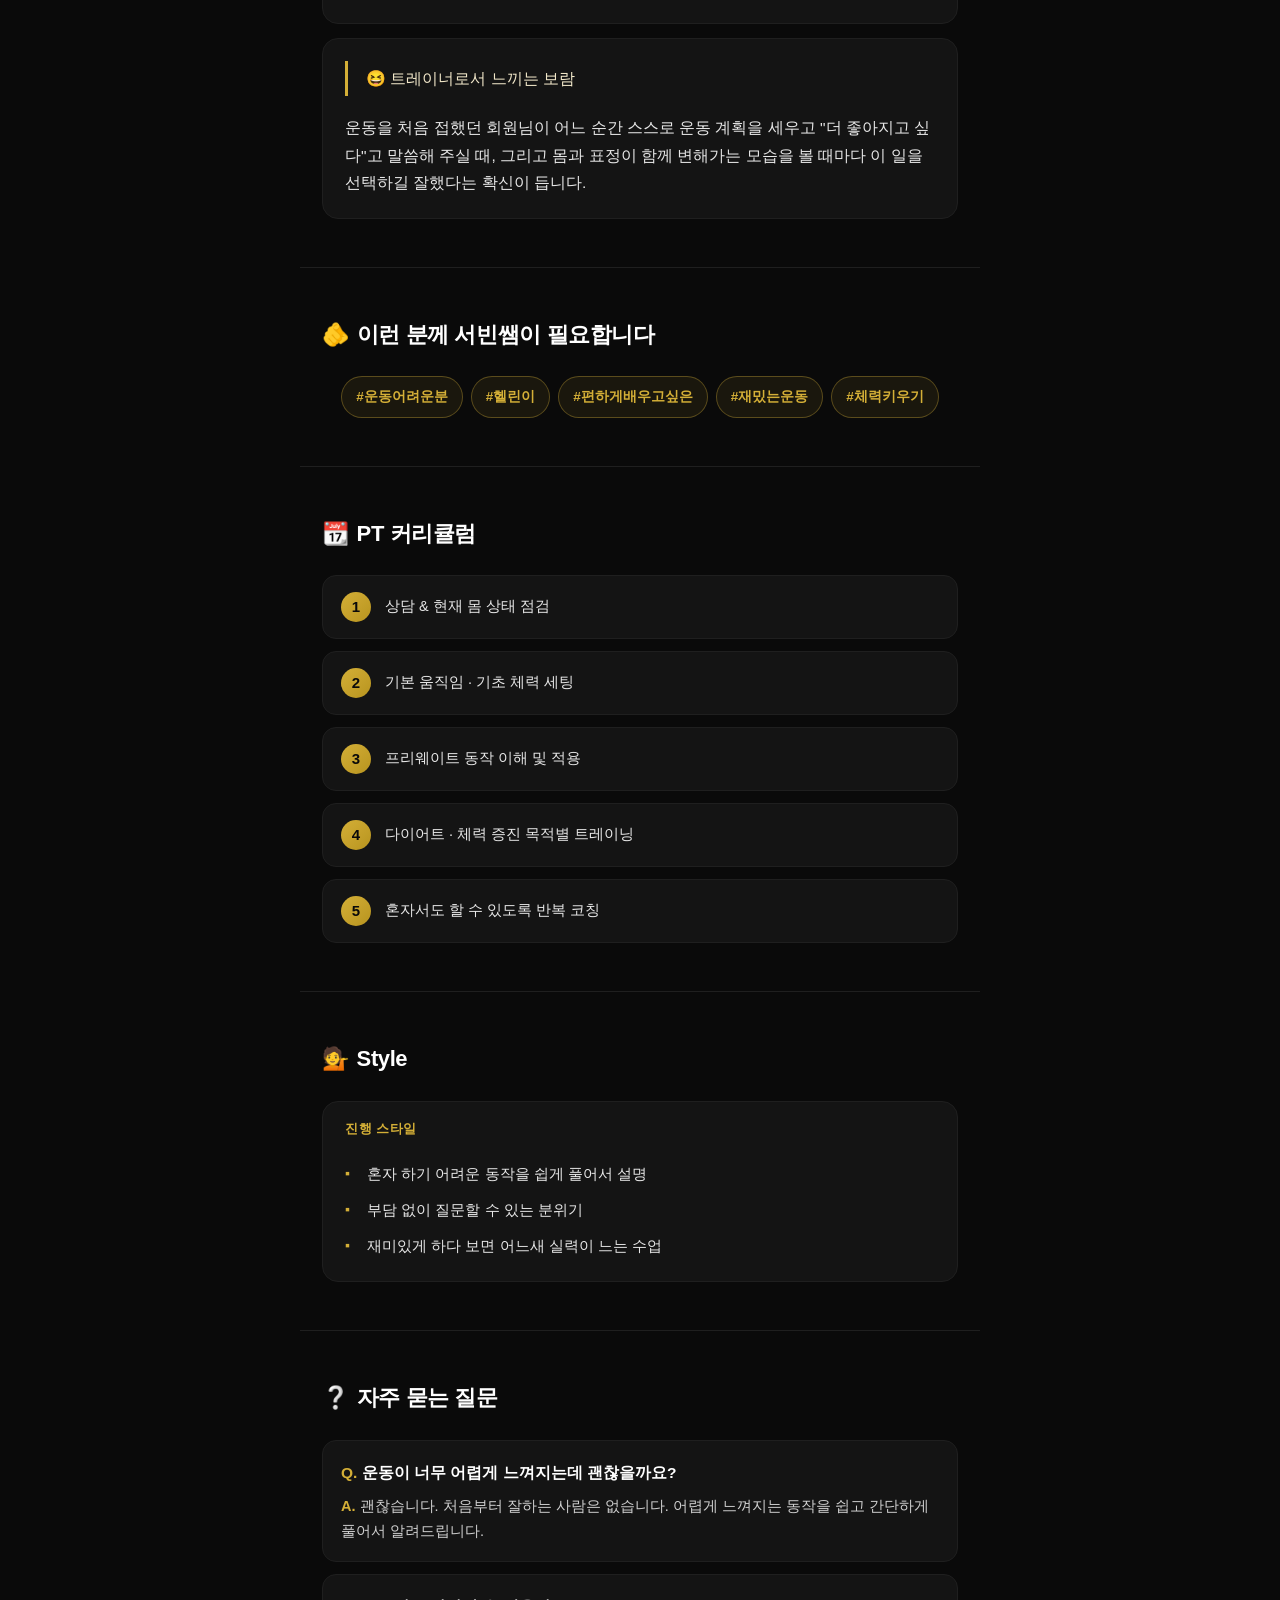
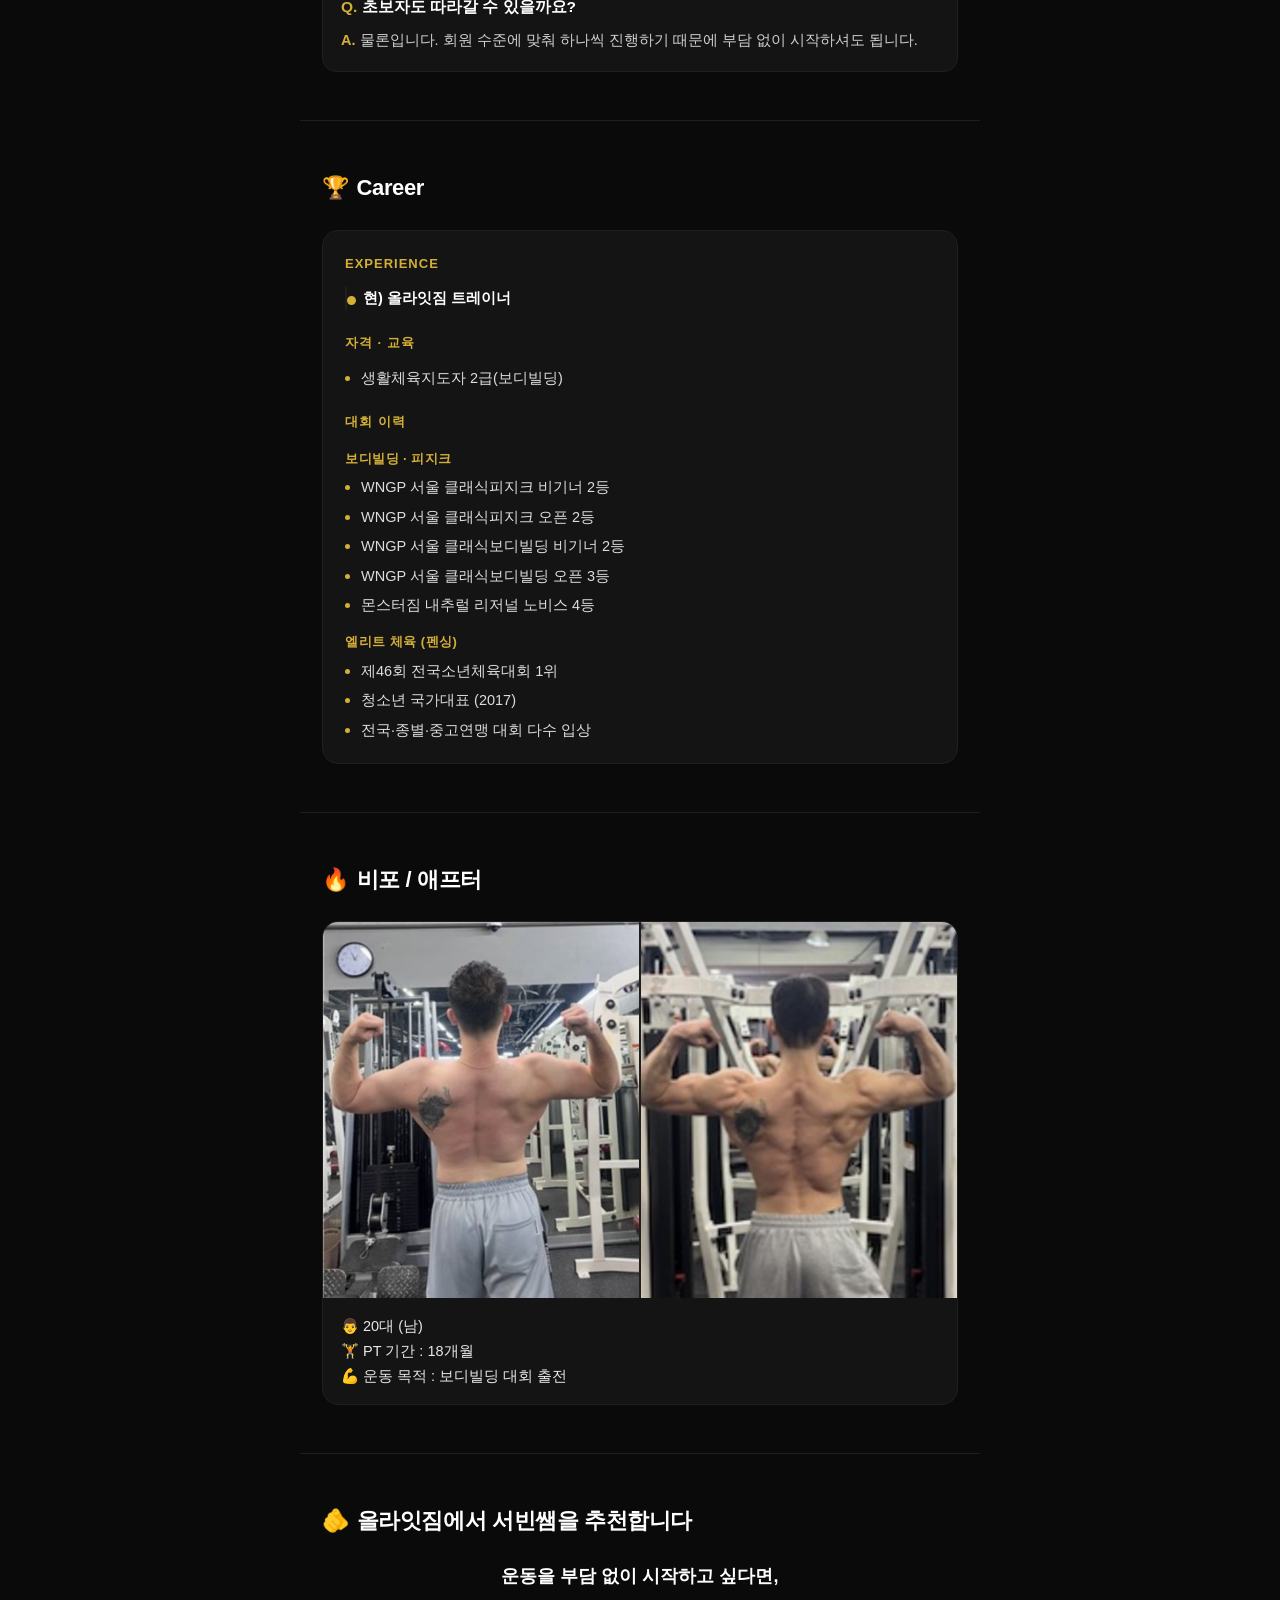
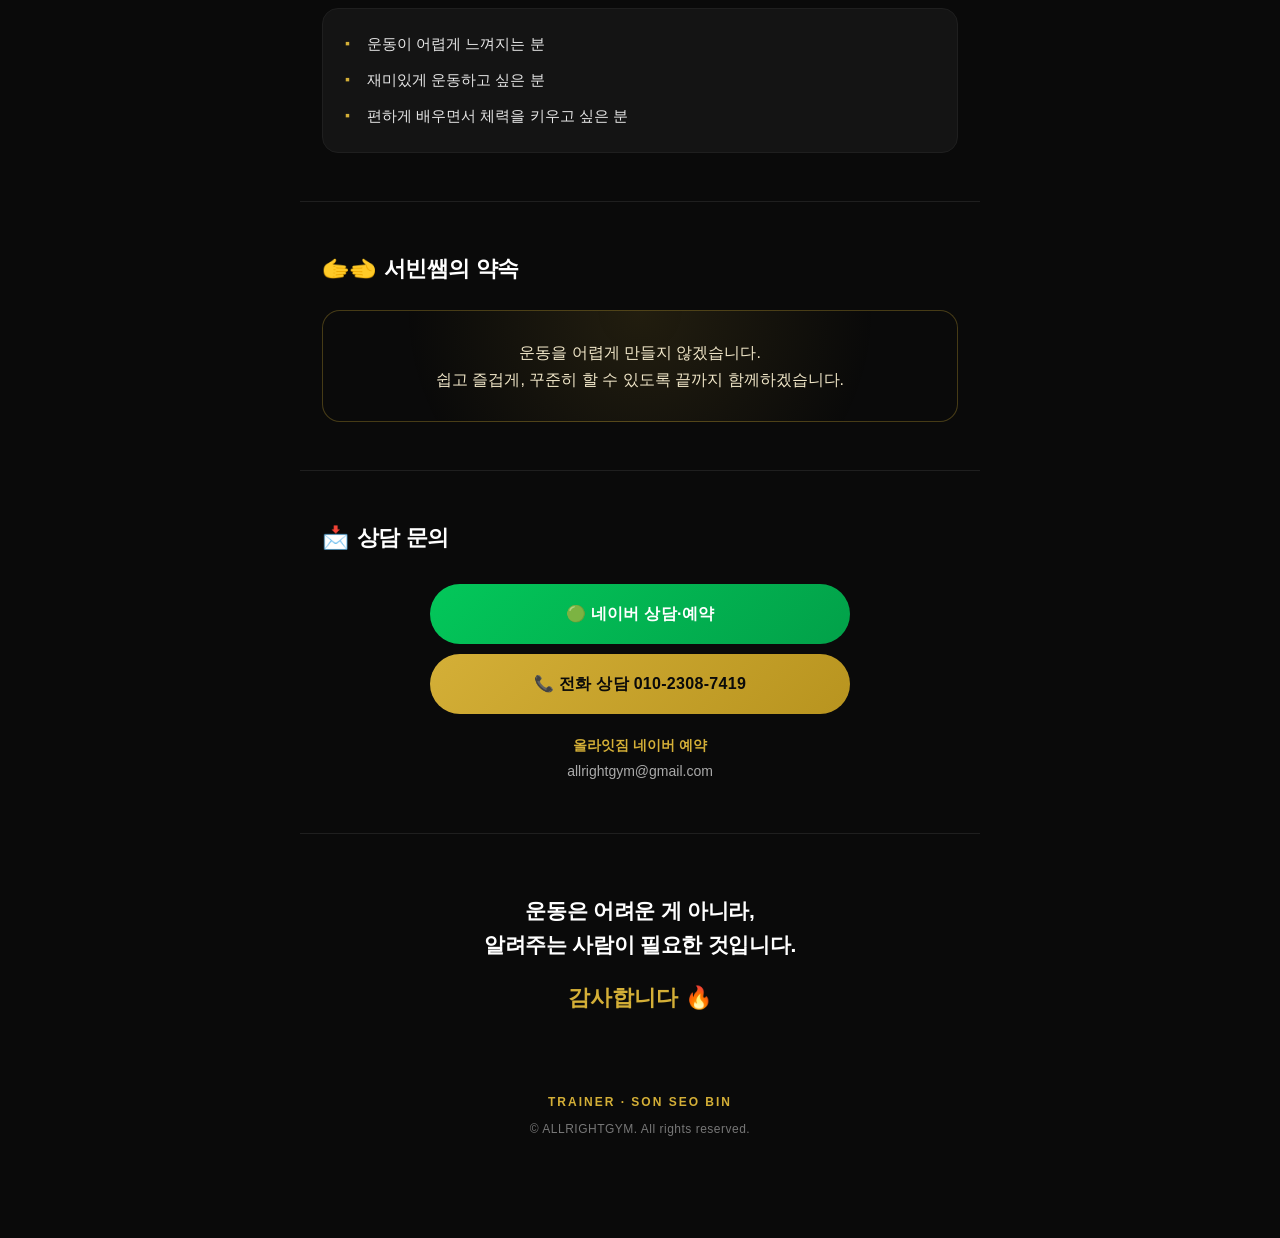
<file: son/index.html>
<!DOCTYPE html>
<html lang="ko">
<head>
<meta charset="UTF-8" />
<meta name="viewport" content="width=device-width, initial-scale=1.0" />
<title>손서빈 트레이너 · 올라잇짐</title>
<meta name="description" content="손서빈 트레이너 (프리웨이트 코칭 · 다이어트) · 올라잇짐" />
<meta property="og:title" content="손서빈 트레이너 · 올라잇짐" />
<meta property="og:description" content="어렵지 않게, 쉽고 즐겁게 운동을 / 알려주는 트레이너입니다" />
<meta property="og:image" content="images/profile.jpg" />
<meta name="twitter:card" content="summary_large_image" />
<link rel="stylesheet" href="../assets/style.css?v=1" />
</head>
<body>
<header id="hero">
  <p class="hero-tag">ALLRIGHTGYM TRAINER</p>
  <img class="photo" src="images/profile.jpg" alt="손서빈 트레이너" />
  <p class="hero-catch">어렵지 않게, 쉽고 즐겁게 운동을<br>알려주는 트레이너입니다</p>
  <h1>손서빈</h1>
  <p class="name-en">Son Seo Bin</p>
  <div class="hero-spec"><div><b>MAIN</b>프리웨이트 코칭 · 다이어트</div><div><b>SUB</b>체력 증진 · 운동 재미 만들기</div></div>
</header>
<nav>
  <a href="#mind">마인드</a>
  <a href="#story">스토리</a>
  <a href="#curriculum">PT 진행</a>
  <a href="#career">경력·자격</a>
  <a href="#before-after">비포애프터</a>
  <a href="#contact">상담</a>
</nav>
<section id="mind">
  <h2 class="sec-h"><span class="ic">❤️‍🔥</span>Mind</h2>
  <p class="quote">중학교 1학년 때부터 약 6년간 펜싱 엘리트 선수로 지내며 제 어린 시절 대부분은 늘 운동과 함께였습니다.
결과를 내야만 의미가 있었고, 성적이 곧 저의 가치처럼 느껴지는 환경에서 성장했습니다.</p>
  <p class="body">그러다 웨이트 트레이닝을 접하게 되었고, 문득 &quot;이 운동에서도 끝까지 가보고 싶다&quot;는 생각이 들었습니다. 펜싱 선수 생활을 마친 뒤 군 전역과 함께 웨이트 트레이닝을 본격적으로 시작했고, 대회에 출전하며 매번 달라지는 제 몸과 마음을 마주할수록 이 운동에 점점 더 깊이 빠져들게 되었습니다.</p>
  <p class="body">지금도 더 나은 선수가 되기 위해 스스로를 단련하고 있지만, 동시에 운동이 어렵고 낯설게 느껴지는 분들께 가장 쉽고, 가장 편안하게 다가가는 트레이너가 되고 싶습니다.</p>
  <p class="body">운동은 부담이 되는 순간 멀어집니다. 하지만 즐거워지는 순간, 자연스럽게 다시 오게 됩니다. 그 첫 시작을, 제가 옆에서 함께하겠습니다.</p>
</section>
<section id="story">
  <h2 class="sec-h"><span class="ic">💬</span>Story</h2>
  <div class="card">
    <p class="quote">🧐 트레이너가 된 계기</p>
    <p class="body">군 전역 후 제대로 된 웨이트 트레이닝을 배우기 위해 박재훈 선수님과 인연이 닿아 대회 준비와 다이어트를 함께하게 되었습니다. 그 과정에서 제가 가장 크게 느낀 것은 운동은 결코 혼자 하는 것이 아니라, 트레이너와 회원이 서로를 믿고 함께 만들어가는 여정이라는 점이었습니다.</p>
  <p class="body">누구나 변할 수 있고, 그 변화를 곁에서 함께 만들어갈 수 있다는 사실이 저를 트레이너의 길로 이끌었습니다.</p>
  </div>
  <div class="card">
    <p class="quote">😆 트레이너로서 느끼는 보람</p>
    <p class="body">운동을 처음 접했던 회원님이 어느 순간 스스로 운동 계획을 세우고 &quot;더 좋아지고 싶다&quot;고 말씀해 주실 때, 그리고 몸과 표정이 함께 변해가는 모습을 볼 때마다 이 일을 선택하길 잘했다는 확신이 듭니다.</p>
  </div>
</section>
<section id="need">
  <h2 class="sec-h"><span class="ic">🫵</span>이런 분께 서빈쌤이 필요합니다</h2>
  <div class="tags"><span>#운동어려운분</span><span>#헬린이</span><span>#편하게배우고싶은</span><span>#재밌는운동</span><span>#체력키우기</span></div>
</section>
<section id="curriculum">
  <h2 class="sec-h"><span class="ic">📆</span>PT 커리큘럼</h2>
  <div class="steps"><div class="step"><div class="no">1</div><div class="tx">상담 &amp; 현재 몸 상태 점검</div></div><div class="step"><div class="no">2</div><div class="tx">기본 움직임 · 기초 체력 세팅</div></div><div class="step"><div class="no">3</div><div class="tx">프리웨이트 동작 이해 및 적용</div></div><div class="step"><div class="no">4</div><div class="tx">다이어트 · 체력 증진 목적별 트레이닝</div></div><div class="step"><div class="no">5</div><div class="tx">혼자서도 할 수 있도록 반복 코칭</div></div></div>
</section>
<section id="style">
  <h2 class="sec-h"><span class="ic">💁</span>Style</h2>
  <div class="card"><p class="sec-sub" style="margin-top:-6px">진행 스타일</p><ul class="dotlist"><li>혼자 하기 어려운 동작을 쉽게 풀어서 설명</li><li>부담 없이 질문할 수 있는 분위기</li><li>재미있게 하다 보면 어느새 실력이 느는 수업</li></ul></div>
</section>
<section id="qna">
  <h2 class="sec-h"><span class="ic">❔</span>자주 묻는 질문</h2>
  <div class="qna"><div class="qa"><div class="q">운동이 너무 어렵게 느껴지는데 괜찮을까요?</div><div class="a">괜찮습니다. 처음부터 잘하는 사람은 없습니다. 어렵게 느껴지는 동작을 쉽고 간단하게 풀어서 알려드립니다.</div></div><div class="qa"><div class="q">초보자도 따라갈 수 있을까요?</div><div class="a">물론입니다. 회원 수준에 맞춰 하나씩 진행하기 때문에 부담 없이 시작하셔도 됩니다.</div></div></div>
</section>
<section id="career">
  <h2 class="sec-h"><span class="ic">🏆</span>Career</h2>
  <div class="card"><div class="grp"><h4>Experience</h4><ul class="tl"><li class="now">현) 올라잇짐 트레이너</li></ul></div><div class="grp"><h4>자격 · 교육</h4><ul><li>생활체육지도자 2급(보디빌딩)</li></ul></div><div class="grp"><h4>대회 이력</h4><div class="yr">보디빌딩 · 피지크</div><ul><li>WNGP 서울 클래식피지크 비기너 2등</li><li>WNGP 서울 클래식피지크 오픈 2등</li><li>WNGP 서울 클래식보디빌딩 비기너 2등</li><li>WNGP 서울 클래식보디빌딩 오픈 3등</li><li>몬스터짐 내추럴 리저널 노비스 4등</li></ul><div class="yr">엘리트 체육 (펜싱)</div><ul><li>제46회 전국소년체육대회 1위</li><li>청소년 국가대표 (2017)</li><li>전국·종별·중고연맹 대회 다수 입상</li></ul></div></div>
</section>
<section id="before-after">
  <h2 class="sec-h"><span class="ic">🔥</span>비포 / 애프터</h2>
  <div class="ba"><div class="ba-case"><div class="ba-imgs n2"><img src="images/ba1.jpg" alt="비포애프터" loading="lazy" /><img src="images/ba2.jpg" alt="비포애프터" loading="lazy" /></div><div class="ba-cap">👨 20대 (남)
🏋 PT 기간 : 18개월
💪 운동 목적 : 보디빌딩 대회 출전</div></div></div>
</section>
<section id="reco">
  <h2 class="sec-h"><span class="ic">🫵</span>올라잇짐에서 서빈쌤을 추천합니다</h2>
  <p class="reco-lead">운동을 부담 없이 시작하고 싶다면,</p><div class="card"><ul class="dotlist"><li>운동이 어렵게 느껴지는 분</li><li>재미있게 운동하고 싶은 분</li><li>편하게 배우면서 체력을 키우고 싶은 분</li></ul></div>
</section>
<section id="promise">
  <h2 class="sec-h"><span class="ic">🫱‍🫲</span>서빈쌤의 약속</h2>
  <div class="promise">운동을 어렵게 만들지 않겠습니다.
쉽고 즐겁게, 꾸준히 할 수 있도록 끝까지 함께하겠습니다.</div>
</section>
<section id="contact">
  <h2 class="sec-h"><span class="ic">📩</span>상담 문의</h2>
  <div class="cta-wrap">
    <a class="cta naver" href="https://map.naver.com/p/entry/place/2072429164?placePath=/ticket" target="_blank" rel="noopener">🟢 네이버 상담·예약</a>
    <a class="cta tel" href="tel:01023087419">📞 전화 상담 010-2308-7419</a>
  </div>
  <p class="contact-info"><b>올라잇짐 네이버 예약</b><br>allrightgym@gmail.com</p>
</section>
<div class="closing">
  <p class="big">운동은 어려운 게 아니라,
알려주는 사람이 필요한 것입니다.</p>
  <p class="fire">감사합니다 🔥</p>
</div>
<footer>
  <p class="tn">TRAINER · SON SEO BIN</p>
  <p>© ALLRIGHTGYM. All rights reserved.</p>
</footer>
<div class="sticky">
  <a class="naver" href="https://map.naver.com/p/entry/place/2072429164?placePath=/ticket" target="_blank" rel="noopener">🟢 네이버 상담</a>
  <a class="tel" href="tel:01023087419">📞 전화 상담</a>
</div>
</body>
</html>
</file>
<file: assets/style.css>
/* ===== ALLRIGHTGYM Trainer Portfolio — 검정+골드 통일 톤 ===== */
:root{
  --bg:#0a0a0a;
  --bg2:#111;
  --card:#141414;
  --line:#1f1f1f;
  --gold:#d4af37;
  --gold-dim:#b8941f;
  --txt:#ffffff;
  --muted:#aaa;
  --muted2:#777;
}
*{box-sizing:border-box;margin:0;padding:0}
html{scroll-behavior:smooth}
body{
  font-family:-apple-system,BlinkMacSystemFont,"Segoe UI","Pretendard","Noto Sans KR",sans-serif;
  line-height:1.75;color:var(--txt);background:var(--bg);
  font-size:16px;-webkit-font-smoothing:antialiased;
}
img{max-width:100%;display:block}
a{color:inherit;text-decoration:none}

/* ---- HERO ---- */
#hero{
  position:relative;text-align:center;padding:76px 24px 56px;
  background:
    radial-gradient(circle at 50% 0%,rgba(212,175,55,.16),transparent 60%),
    linear-gradient(180deg,#161616 0%,#0a0a0a 100%);
  border-bottom:1px solid var(--line);
}
#hero::before{content:"";position:absolute;top:0;left:0;right:0;height:2px;
  background:linear-gradient(90deg,transparent,var(--gold),transparent)}
.hero-tag{font-size:13px;color:var(--gold);letter-spacing:2px;text-transform:uppercase;font-weight:700;margin-bottom:18px}
#hero .photo{width:168px;height:168px;border-radius:50%;margin:0 auto 22px;object-fit:cover;
  border:3px solid var(--gold);box-shadow:0 0 44px rgba(212,175,55,.28);background:#141414}
.hero-catch{font-size:20px;font-weight:700;line-height:1.5;margin-bottom:10px;letter-spacing:-.3px}
.hero-catch .em{color:var(--gold)}
#hero h1{font-size:30px;font-weight:800;letter-spacing:-.5px;margin-bottom:4px}
#hero .name-en{font-size:13px;color:var(--muted2);letter-spacing:2px;text-transform:uppercase;margin-bottom:20px}
.hero-spec{display:flex;flex-direction:column;gap:6px;max-width:420px;margin:0 auto}
.hero-spec div{background:rgba(212,175,55,.06);border:1px solid rgba(212,175,55,.26);
  border-radius:12px;padding:11px 16px;font-size:14px;text-align:left}
.hero-spec b{color:var(--gold);font-weight:700;margin-right:6px}

/* ---- NAV ---- */
nav{position:sticky;top:0;z-index:20;display:flex;gap:4px;overflow-x:auto;white-space:nowrap;
  background:rgba(10,10,10,.92);backdrop-filter:blur(12px);-webkit-backdrop-filter:blur(12px);
  border-bottom:1px solid var(--line);padding:0 8px;scrollbar-width:none}
nav::-webkit-scrollbar{display:none}
nav a{padding:14px 12px;font-size:14px;color:var(--muted);font-weight:600;flex:0 0 auto}
nav a:active{color:var(--gold)}

/* ---- SECTION ---- */
section{padding:48px 22px;max-width:680px;margin:0 auto;border-bottom:1px solid var(--line)}
.sec-h{display:flex;align-items:center;gap:8px;font-size:22px;font-weight:800;margin-bottom:22px;letter-spacing:-.4px}
.sec-h .ic{font-size:22px}
.sec-sub{font-size:13px;color:var(--gold);font-weight:700;letter-spacing:.5px;margin:-14px 0 20px}
p.body{color:#e7e7e7;font-size:15.5px;margin-bottom:14px;white-space:pre-line}
p.body:last-child{margin-bottom:0}

/* ---- CARD / CALLOUT ---- */
.card{background:var(--card);border:1px solid var(--line);border-radius:16px;padding:22px}
.card+.card{margin-top:14px}
.quote{border-left:3px solid var(--gold);padding:4px 0 4px 18px;color:#f0e6c8;font-size:16px;
  font-weight:500;margin-bottom:18px;white-space:pre-line;line-height:1.7}

/* ---- HASHTAGS ---- */
.tags{display:flex;flex-wrap:wrap;gap:8px;justify-content:center}
.tags span{background:rgba(212,175,55,.08);border:1px solid rgba(212,175,55,.35);color:var(--gold);
  border-radius:999px;padding:8px 14px;font-size:13.5px;font-weight:600}

/* ---- CURRICULUM (steps) ---- */
.steps{display:flex;flex-direction:column;gap:12px}
.step{display:flex;gap:14px;background:var(--card);border:1px solid var(--line);border-radius:14px;padding:16px 18px}
.step .no{flex:0 0 30px;height:30px;border-radius:50%;background:linear-gradient(135deg,var(--gold),var(--gold-dim));
  color:#0a0a0a;font-weight:800;display:flex;align-items:center;justify-content:center;font-size:15px}
.step .tx{font-size:14.5px;color:#e7e7e7;white-space:pre-line;line-height:1.6;padding-top:3px}
.step .tx b{color:#fff}

/* ---- STYLE list ---- */
.dotlist{list-style:none;display:flex;flex-direction:column;gap:10px}
.dotlist li{position:relative;padding-left:22px;color:#e7e7e7;font-size:15px}
.dotlist li::before{content:"▪";position:absolute;left:0;color:var(--gold);font-size:14px}

/* ---- QNA ---- */
.qna{display:flex;flex-direction:column;gap:12px}
.qa{background:var(--card);border:1px solid var(--line);border-radius:14px;padding:18px}
.qa .q{font-weight:700;color:#fff;font-size:15.5px;margin-bottom:8px}
.qa .q::before{content:"Q. ";color:var(--gold)}
.qa .a{color:#cfcfcf;font-size:14.5px;white-space:pre-line;line-height:1.7}
.qa .a::before{content:"A. ";color:var(--gold);font-weight:700}

/* ---- TIMELINE (experience) ---- */
.tl{list-style:none;display:flex;flex-direction:column;gap:0}
.tl li{position:relative;padding:0 0 18px 24px;border-left:2px solid var(--line);font-size:15px;color:#e7e7e7}
.tl li:last-child{padding-bottom:0}
.tl li::before{content:"";position:absolute;left:-7px;top:4px;width:12px;height:12px;border-radius:50%;
  background:var(--bg);border:2px solid var(--gold)}
.tl li.now{color:#fff;font-weight:700}
.tl li.now::before{background:var(--gold)}

/* ---- CAREER groups ---- */
.grp{margin-bottom:22px}
.grp:last-child{margin-bottom:0}
.grp h4{font-size:13px;color:var(--gold);letter-spacing:1px;font-weight:700;margin-bottom:12px;text-transform:uppercase}
.grp ul{list-style:none;display:flex;flex-direction:column;gap:7px}
.grp li{position:relative;padding-left:16px;color:#ddd;font-size:14.5px;line-height:1.55}
.grp li::before{content:"";position:absolute;left:0;top:9px;width:5px;height:5px;border-radius:50%;background:var(--gold)}
.yr{color:var(--gold);font-weight:700;font-size:13px;margin:14px 0 6px;letter-spacing:.5px}
.yr:first-child{margin-top:0}

/* ---- BEFORE / AFTER ---- */
.ba{display:flex;flex-direction:column;gap:22px}
.ba-case{background:var(--card);border:1px solid var(--line);border-radius:16px;overflow:hidden}
.ba-imgs{display:grid;gap:2px;background:var(--line)}
.ba-imgs.n1{grid-template-columns:1fr}
.ba-imgs.n2{grid-template-columns:1fr 1fr}
.ba-imgs.n4{grid-template-columns:1fr 1fr}
.ba-imgs img{width:100%;height:100%;object-fit:cover;background:#0a0a0a}
.ba-cap{padding:16px 18px;font-size:14.5px;color:#e7e7e7;white-space:pre-line;line-height:1.7}
.ba-cap b{color:var(--gold)}

/* ---- RECOMMEND ---- */
.reco-lead{font-size:18px;font-weight:700;text-align:center;color:#fff;margin-bottom:18px;line-height:1.5;white-space:pre-line}
.reco-lead .em{color:var(--gold)}

/* ---- PROMISE / CLOSING ---- */
.promise{text-align:center;background:
  radial-gradient(circle at 50% 0%,rgba(212,175,55,.12),transparent 70%);
  border:1px solid rgba(212,175,55,.3);border-radius:18px;padding:28px 22px;
  font-size:16px;color:#f0e6c8;font-weight:500;line-height:1.7;white-space:pre-line}
.closing{text-align:center;padding:60px 22px 40px}
.closing .big{font-size:21px;font-weight:800;line-height:1.6;color:#fff;letter-spacing:-.3px;white-space:pre-line;margin-bottom:18px}
.closing .fire{font-size:22px;color:var(--gold);font-weight:800}

/* ---- CTA ---- */
.cta-wrap{display:flex;flex-direction:column;gap:10px;max-width:420px;margin:26px auto 0}
.cta{display:flex;align-items:center;justify-content:center;gap:8px;padding:16px;border-radius:999px;
  font-size:16px;font-weight:800;letter-spacing:.3px}
.cta.naver{background:linear-gradient(135deg,#03c75a,#02a149);color:#fff}
.cta.tel{background:linear-gradient(135deg,var(--gold),var(--gold-dim));color:#0a0a0a}
.cta:active{transform:scale(.98)}
.contact-info{text-align:center;color:var(--muted);font-size:14px;margin-top:18px;line-height:1.9}
.contact-info b{color:var(--gold)}

/* ---- STICKY CTA ---- */
.sticky{position:fixed;left:0;right:0;bottom:0;z-index:50;display:flex;gap:8px;padding:10px 12px;
  background:rgba(10,10,10,.94);backdrop-filter:blur(12px);-webkit-backdrop-filter:blur(12px);
  border-top:1px solid var(--line)}
.sticky a{flex:1;text-align:center;padding:13px;border-radius:12px;font-size:14.5px;font-weight:800}
.sticky .naver{background:linear-gradient(135deg,#03c75a,#02a149);color:#fff}
.sticky .tel{background:linear-gradient(135deg,var(--gold),var(--gold-dim));color:#0a0a0a}
body{padding-bottom:72px}

/* ---- FOOTER ---- */
footer{text-align:center;padding:34px 22px 26px;color:var(--muted2);font-size:12px;letter-spacing:.5px}
footer .tn{color:var(--gold);font-weight:700;letter-spacing:2px;margin-bottom:6px}

@media(min-width:560px){
  #hero h1{font-size:34px}
  .hero-catch{font-size:22px}
}
</file>
